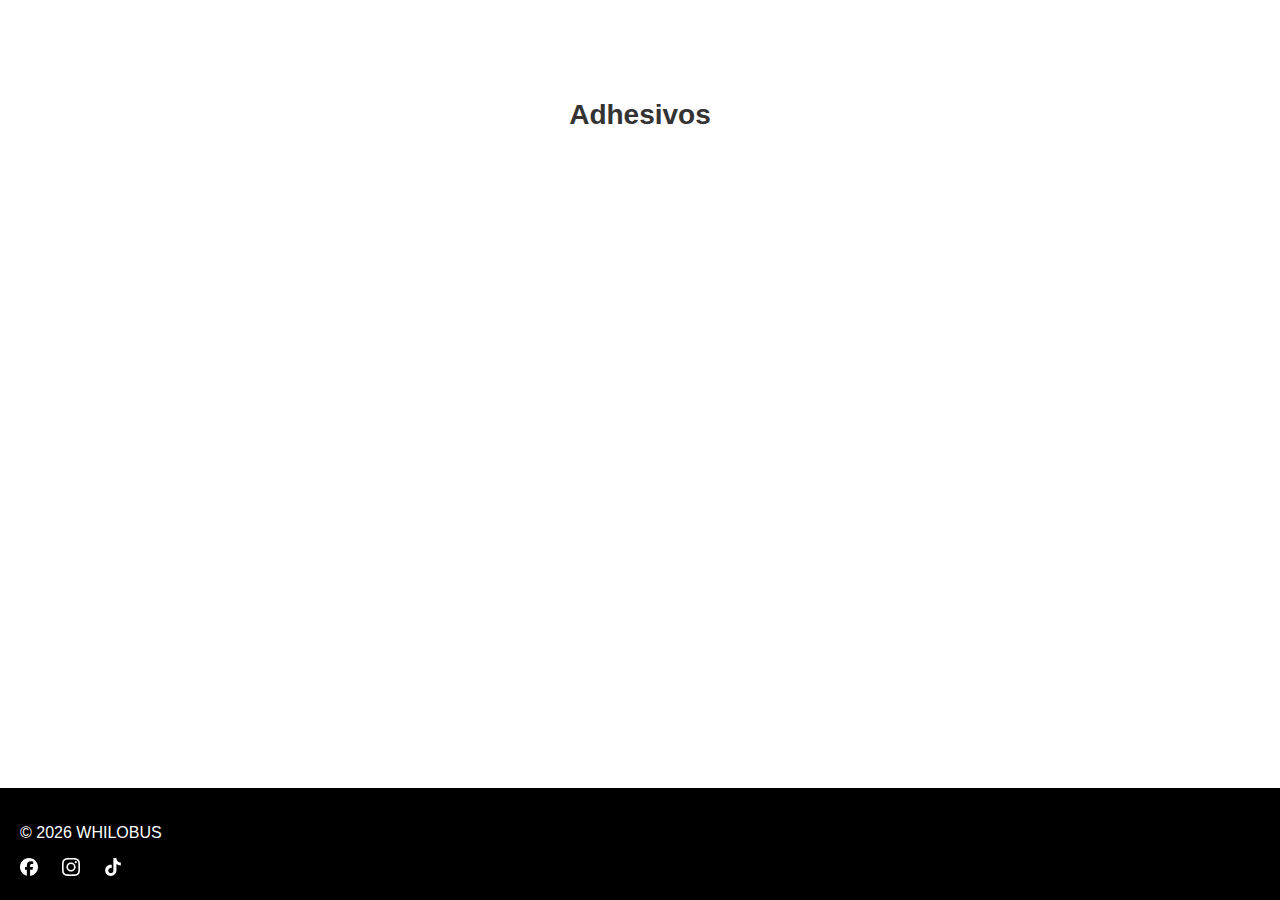
<file: adhesivos.html>
<!DOCTYPE html>
<html lang="es">
<head>
  <meta charset="UTF-8" />
  <meta name="viewport" content="width=device-width, initial-scale=1" />
  <title>Adhesivos - WHILOBUS</title>
  <link rel="stylesheet" href="styles.css" />
</head>
<body>

  <header>
    <nav class="navbar">
      <ul>
        <li><a href="carteleria.html">Cartelería</a></li>
        <li><a href="adhesivos.html">Adhesivos</a></li>
        <li><a href="serigrafias.html">Serigrafías</a></li>
        <li><a href="personalizados.html">Personalizados</a></li>
      </ul>
    </nav>
  </header>

  <main>
    <h1>Adhesivos</h1>
    <!-- Aquí puedes añadir contenido relacionado con adhesivos -->
  </main>

  <footer>
    <p>&copy; <span id="year"></span> WHILOBUS</p>
    <div class="social-icons">
      <a href="https://www.facebook.com" target="_blank">
        <img src="img/facebook.svg" alt="Facebook" />
      </a>
      <a href="https://www.instagram.com" target="_blank">
        <img src="img/instagram.svg" alt="Instagram" />
      </a>
      <a href="https://www.tiktok.com" target="_blank">
        <img src="img/tiktok.svg" alt="TikTok" />
      </a>
    </div>
  </footer>

  <script>
    document.getElementById("year").textContent = new Date().getFullYear();
  </script>

</body>
</html>
<script>
    // Animación secuencial al cargar
    window.addEventListener("load", () => {
      const navItems = document.querySelectorAll(".navbar ul li");
      navItems.forEach((item, index) => {
        setTimeout(() => {
          item.classList.add("animated");
        }, index * 150);
      });
    });
  </script>
</file>
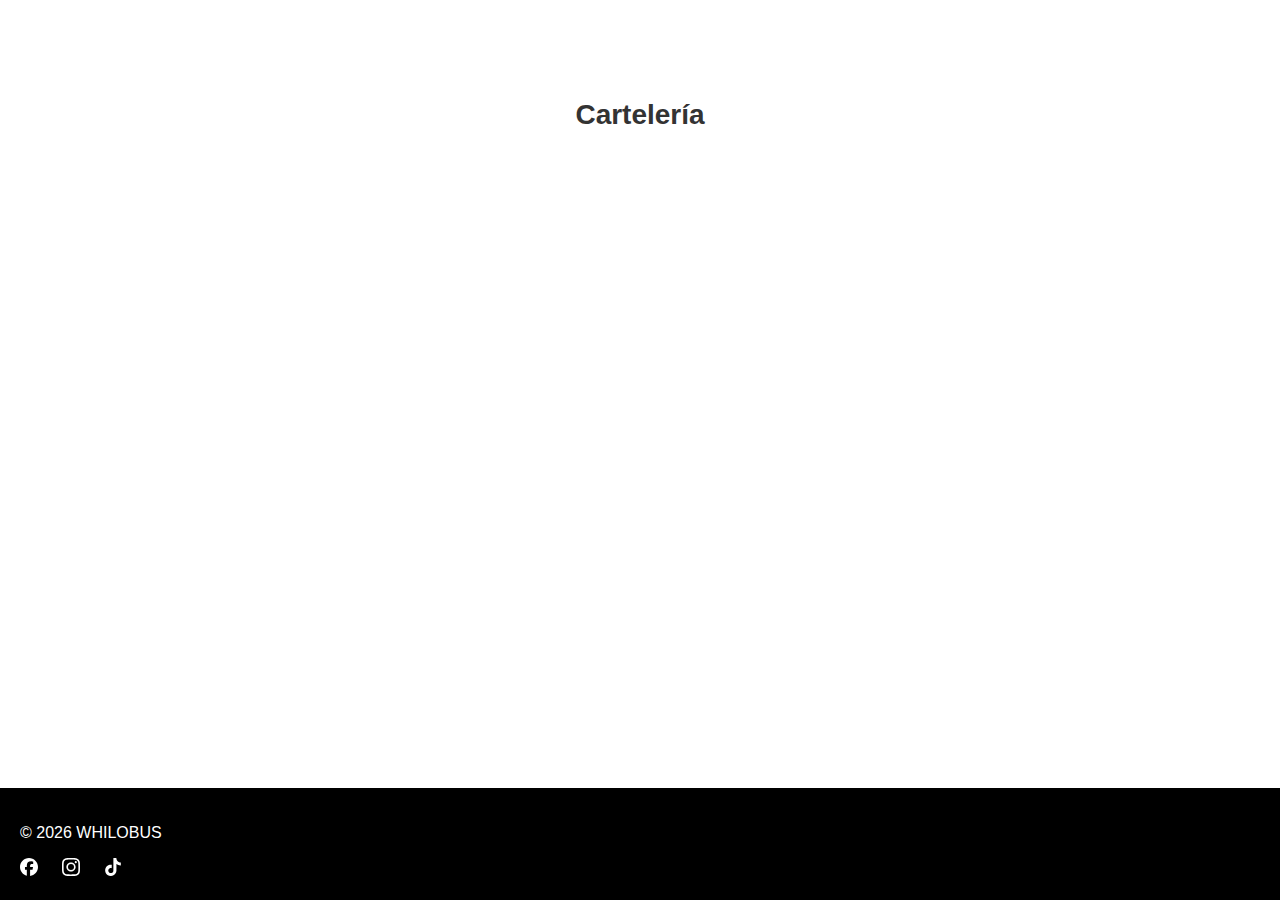
<file: carteleria.html>
<!DOCTYPE html>
<html lang="es">
<head>
  <meta charset="UTF-8" />
  <meta name="viewport" content="width=device-width, initial-scale=1" />
  <title>Cartelería - WHILOBUS</title>
  <link rel="stylesheet" href="styles.css" />
</head>
<body>

  <header>
    <nav class="navbar">
      <ul>
        <li><a href="carteleria.html">Cartelería</a></li>
        <li><a href="adhesivos.html">Adhesivos</a></li>
        <li><a href="serigrafias.html">Serigrafías</a></li>
        <li><a href="personalizados.html">Personalizados</a></li>
      </ul>
    </nav>
  </header>

  <main>
    <h1>Cartelería</h1>
    <!-- Aquí puedes añadir contenido relacionado con cartelería -->
  </main>

  <footer>
    <p>&copy; <span id="year"></span> WHILOBUS</p>
    <div class="social-icons">
      <a href="https://www.facebook.com" target="_blank">
        <img src="img/facebook.svg" alt="Facebook" />
      </a>
      <a href="https://www.instagram.com" target="_blank">
        <img src="img/instagram.svg" alt="Instagram" />
      </a>
      <a href="https://www.tiktok.com" target="_blank">
        <img src="img/tiktok.svg" alt="TikTok" />
      </a>
    </div>
  </footer>

  <script>
    document.getElementById("year").textContent = new Date().getFullYear();
  </script>

</body>
</html>
<script>
    // Animación secuencial al cargar
    window.addEventListener("load", () => {
      const navItems = document.querySelectorAll(".navbar ul li");
      navItems.forEach((item, index) => {
        setTimeout(() => {
          item.classList.add("animated");
        }, index * 150);
      });
    });
  </script>
</file>
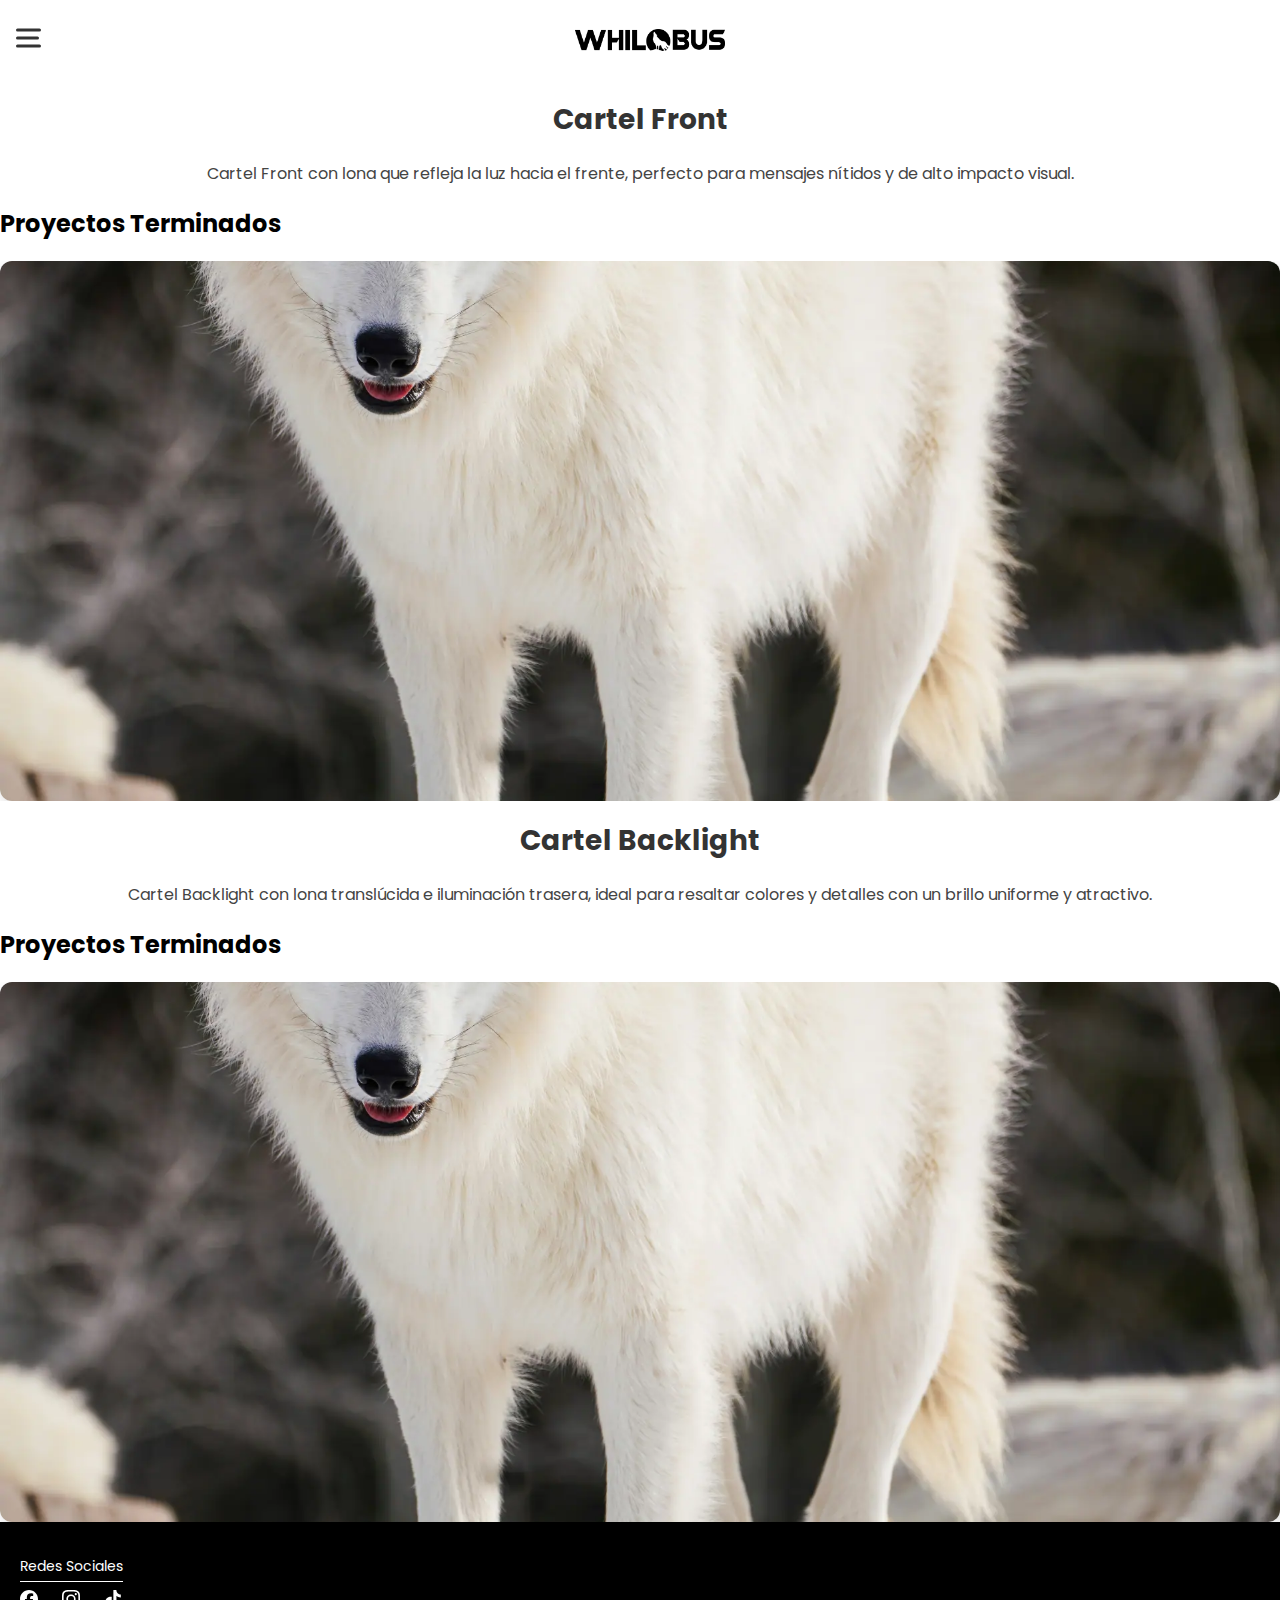
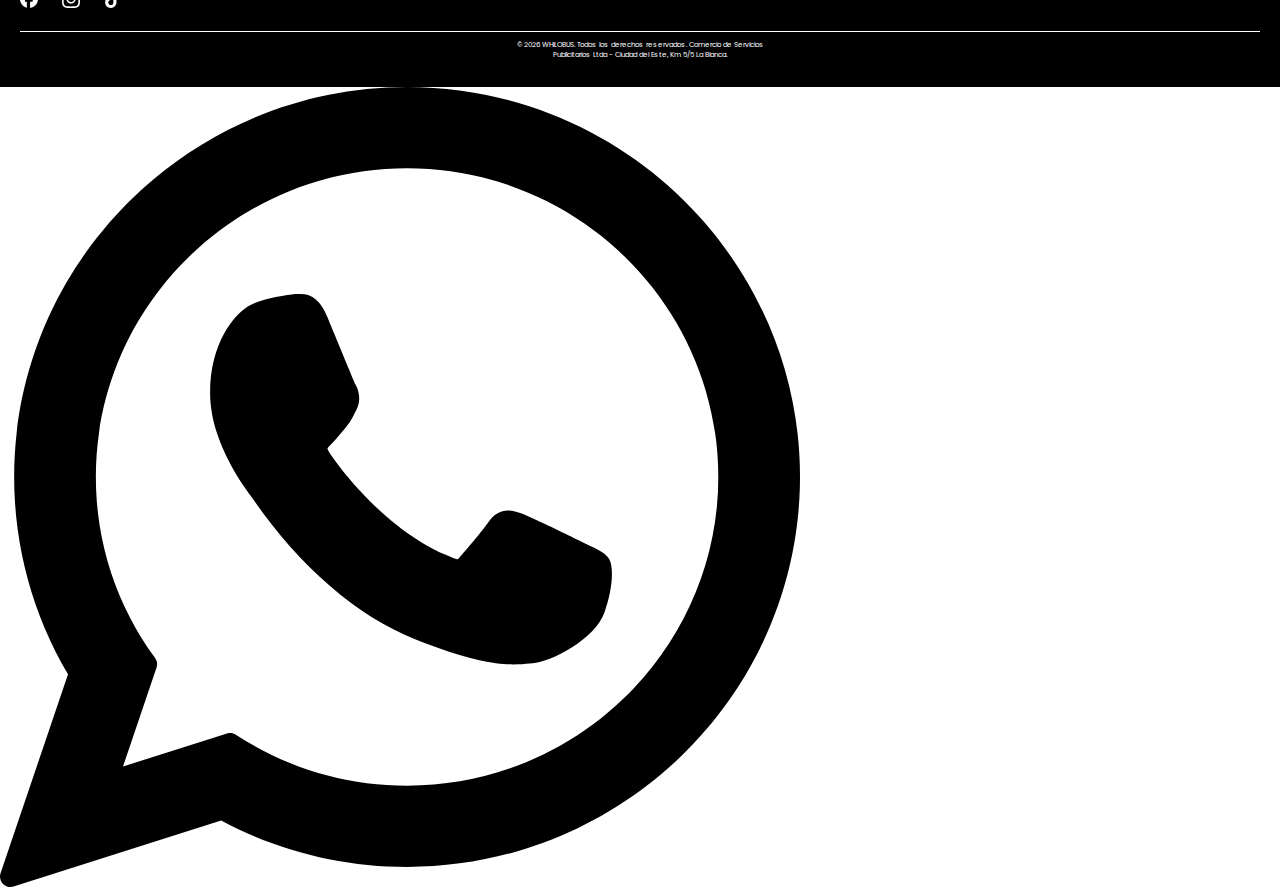
<file: carteles.html>
<!DOCTYPE html>
<html lang="es">
<head>
  <meta charset="UTF-8" />
  <meta name="viewport" content="width=device-width, initial-scale=1" />
  <title>Ploteados - WHILOBUS</title>
  <link rel="stylesheet" href="styles.css" />
  <link href="https://fonts.googleapis.com/css2?family=Poppins:wght@400;600;700&display=swap" rel="stylesheet">
</head>
<body>

  <div class="menu-overlay" id="menu-overlay"></div>

  <header>
    <button id="menu-toggle" class="menu-toggle" aria-label="Abrir menú" aria-expanded="false">
      <span class="hamburger"></span>
    </button>
    <div class="header-logo-mobile">
      <a href="index.html">
        <img src="img/nuevo-logo.png" alt="Nuevo Logo para Móvil" />
      </a>
    </div>    
  </header>

  <nav class="navbar" id="navbar-links" role="navigation" aria-label="Menú principal">
    <div class="menu-header">
      <div class="menu-logo-container">
        <img src="img/nuevo-logo.png" alt="Logo del menú" class="menu-logo">
      </div>
      <button class="close-menu" id="close-menu" aria-label="Cerrar el menú lateral">✕</button>
    </div>
    <ul>
      <li><a href="carteles.html">Carteles Front & Backlight</a></li>
      <li><a href="letras-corporeas.html">Letras Corpóreas</a></li>
      <li><a href="totems.html">Tótems Publicitarios</a></li>
      <li><a href="fachadas-acm.html">Fachadas en ACM</a></li>
      <li><a href="volantes-tarjetas.html">Volantes - Tarjetas</a></li>
      <li><a href="senaleticas.html">Señaléticas</a></li>
      <li><a href="ploteados.html" class="active-link">Ploteados</a></li>
    </ul>
  </nav>

  <main>
    <section class="page-title">
      <h1>Cartel Front</h1>
      <p>Cartel Front con lona que refleja la luz hacia el frente, perfecto para mensajes nítidos y de alto impacto visual.</p>
    </section>

    <section class="gallery">
      <h2>Proyectos Terminados</h2>
      <section class="carousel">
        <div class="carousel-track">
          <img src="img/carrusel1.webp" alt="Ploteado de vehículo">
          <img src="img/carrusel2.webp" alt="Ploteado de vidriera">
          <img src="img/carrusel3.webp" alt="Ploteado decorativo interior">
        </div>
        <div class="carousel-indicators">
          <span class="dot active" data-index="0"></span>
          <span class="dot" data-index="1"></span>
          <span class="dot" data-index="2"></span>
        </div>
      </section>
    </section>

    <section class="page-title">
      <h1>Cartel Backlight</h1>
      <p>Cartel Backlight con lona translúcida e iluminación trasera, ideal para resaltar colores y detalles con un brillo uniforme y atractivo.</p>
    </section>

    <section class="gallery">
      <h2>Proyectos Terminados</h2>
      <section class="carousel">
        <div class="carousel-track">
          <img src="img/carrusel1.webp" alt="Ploteado de vehículo">
          <img src="img/carrusel2.webp" alt="Ploteado de vidriera">
          <img src="img/carrusel3.webp" alt="Ploteado decorativo interior">
        </div>
        <div class="carousel-indicators">
          <span class="dot active" data-index="0"></span>
          <span class="dot" data-index="1"></span>
          <span class="dot" data-index="2"></span>
        </div>
      </section>
    </section>
  </main>

  <footer>   
    <div class="footer-content">
      <div class="social-section">
        <p class="social-title">Redes Sociales</p>
        <div class="social-icons">
          <a href="https://www.facebook.com/profile.php?id=100085495839015&mibextid=ZbWKwL" target="_blank" rel="noopener noreferrer">
            <img src="img/facebook.svg" alt="Facebook" />
          </a>
          <a href="https://www.instagram.com" target="_blank" rel="noopener noreferrer">
            <img src="img/instagram.svg" alt="Instagram" />
          </a>
          <a href="https://www.tiktok.com" target="_blank" rel="noopener noreferrer">
            <img src="img/tiktok.svg" alt="TikTok" />
          </a>
        </div>
        <div class="footer-line"></div>
        <p class="footer-text">
          &copy; <span id="year"></span> WHILOBUS. Todos los derechos reservados. Comercio de Servicios<br>
          Publicitarios Ltda - Ciudad del Este, Km 5/5 La Blanca.
        </p>
      </div>
    </div>
  </footer>

  <a href="https://wa.me/595975854531" class="whatsapp-float" target="_blank" aria-label="Chat en WhatsApp">
    <img src="img/whatsapp.svg" alt="WhatsApp">
  </a>

  <script src="script.js"></script>
</body>
</html>
</file>
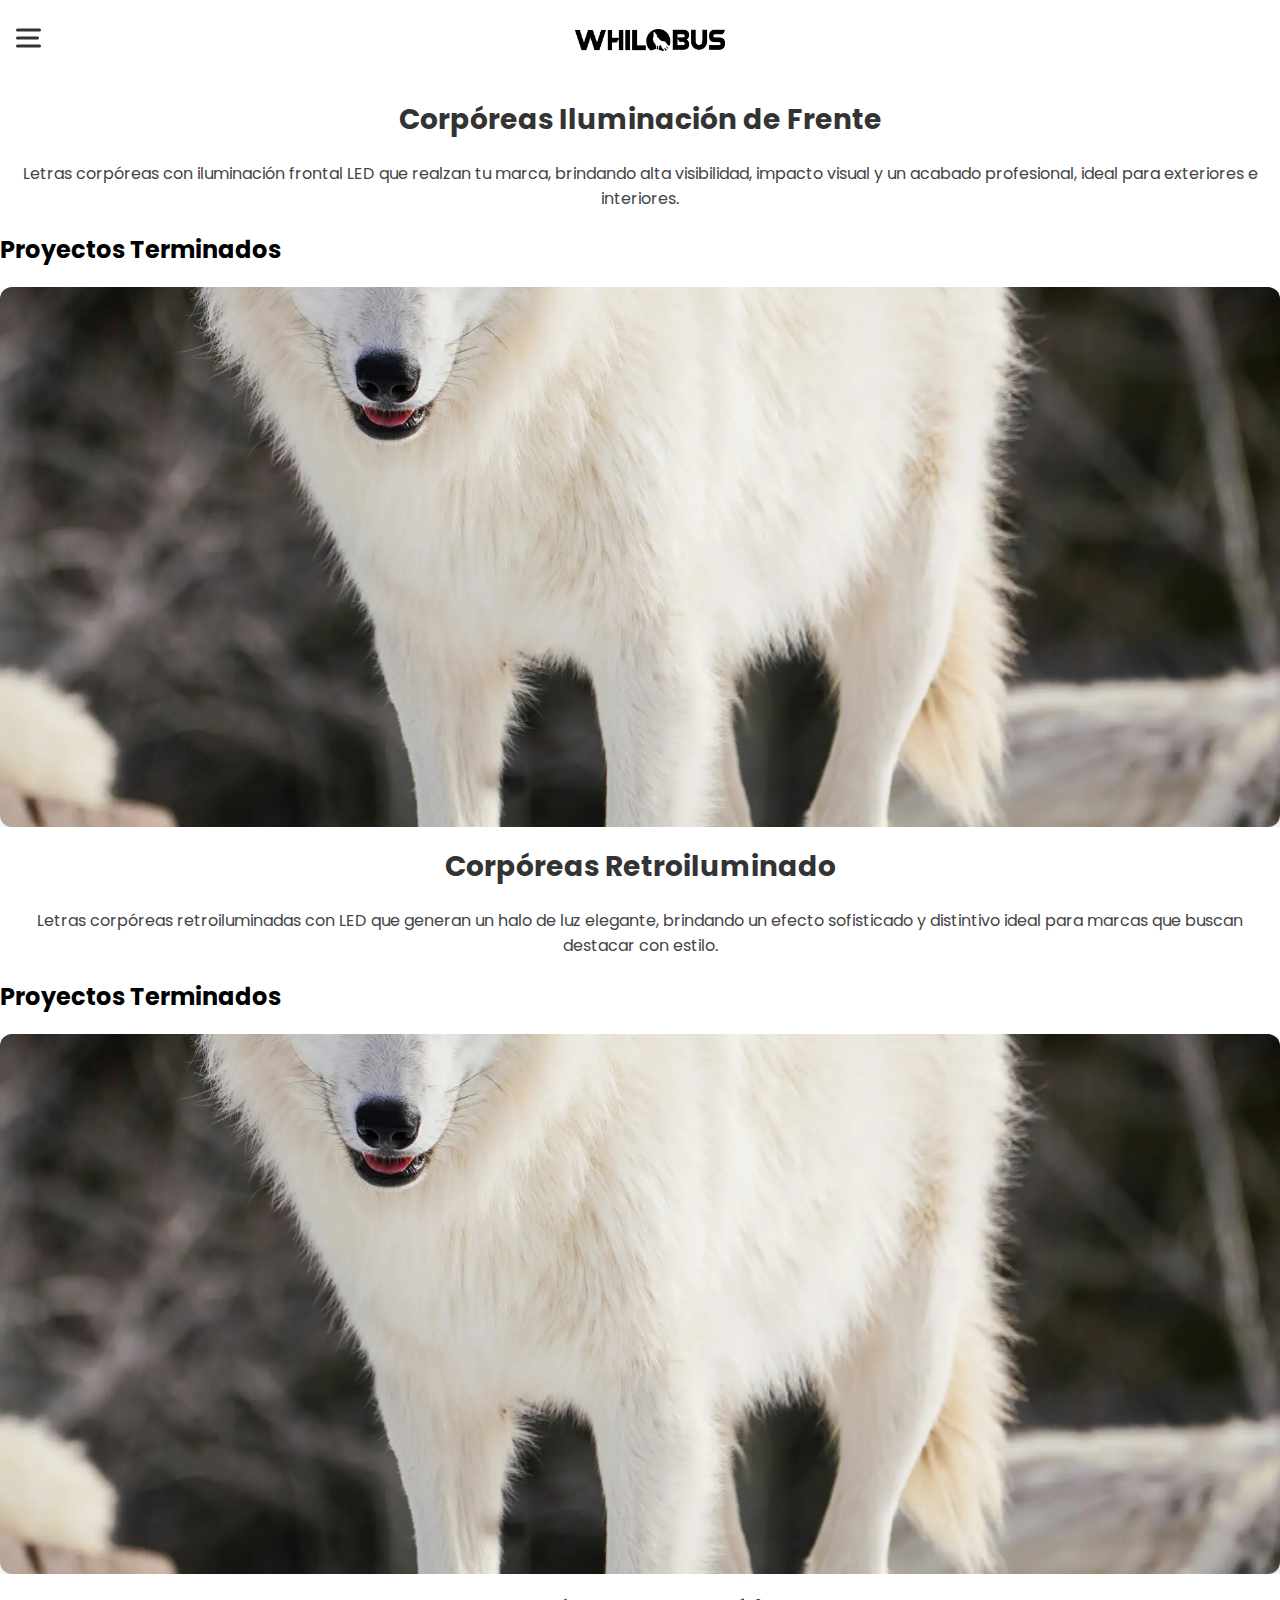
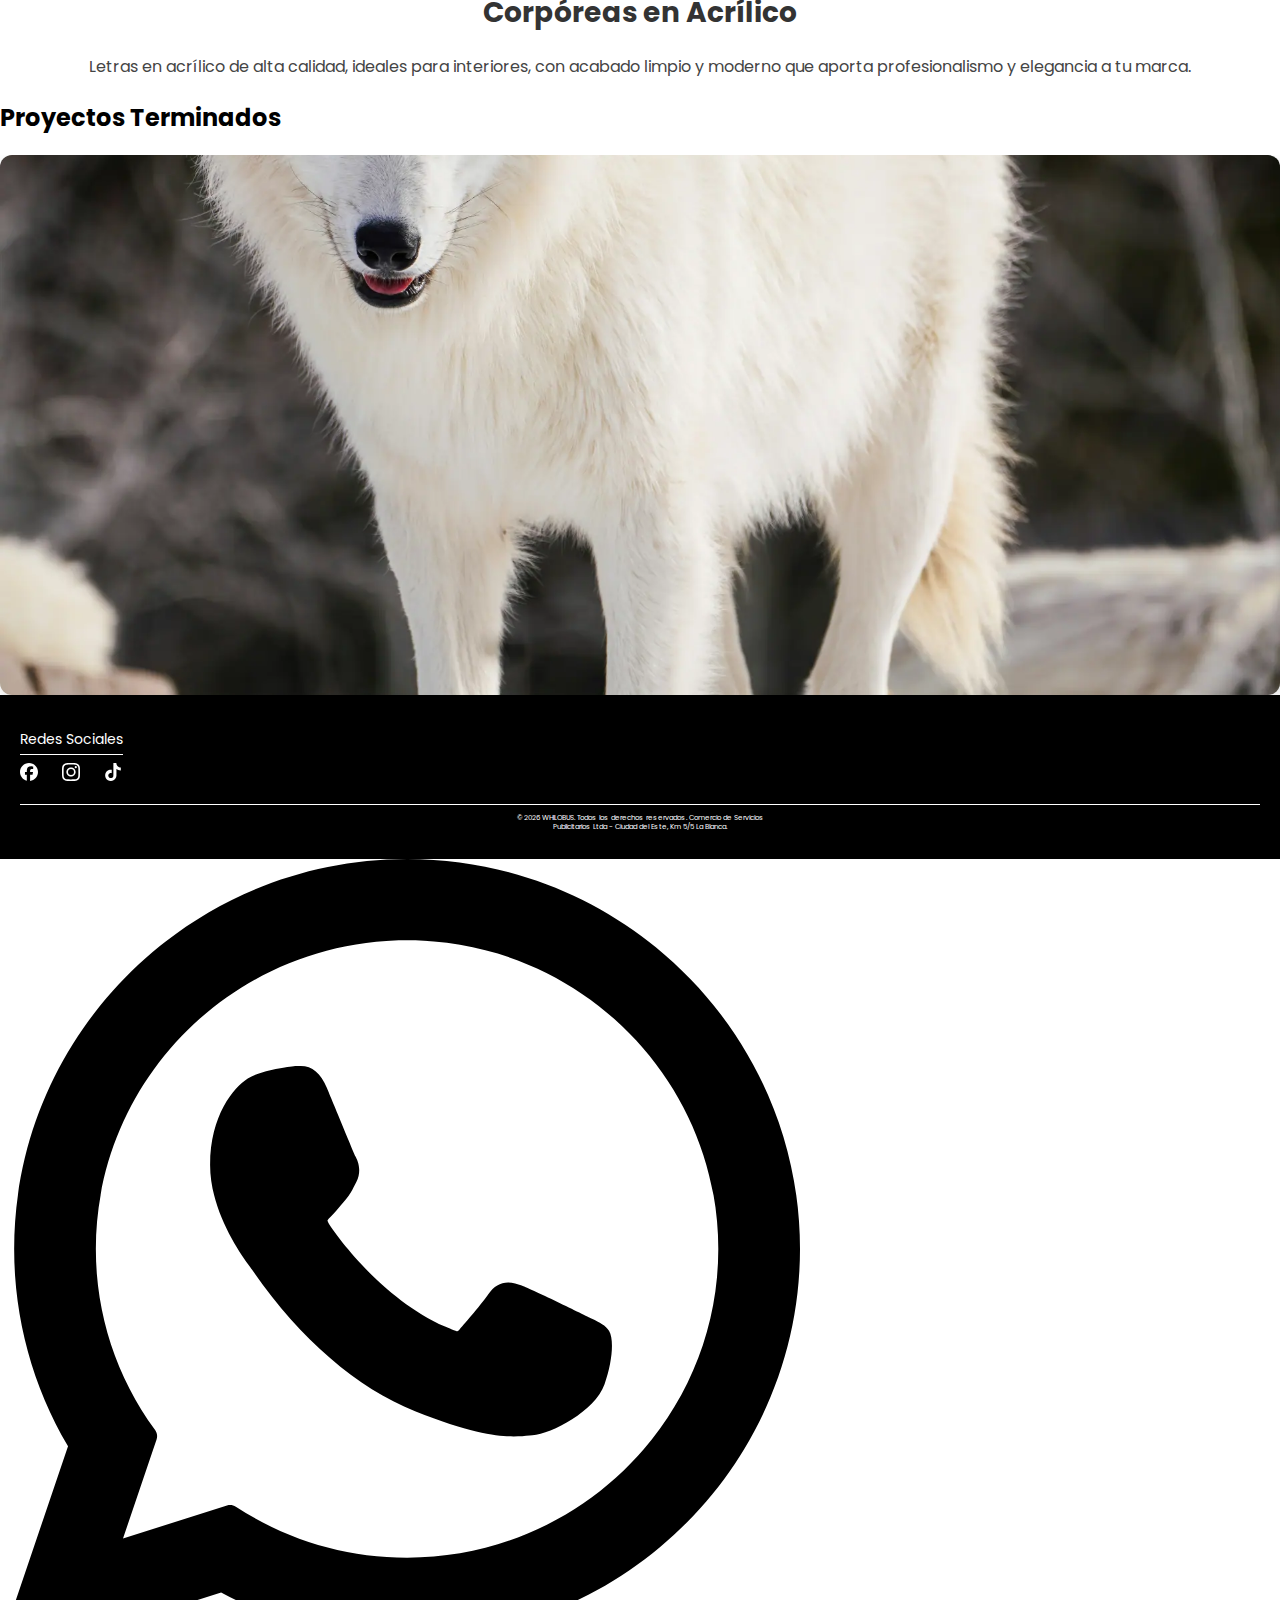
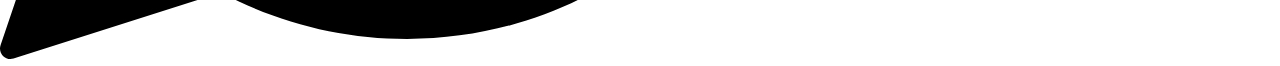
<file: letras-corporeas.html>
<!DOCTYPE html>
<html lang="es">
<head>
  <meta charset="UTF-8" />
  <meta name="viewport" content="width=device-width, initial-scale=1" />
  <title>Ploteados - WHILOBUS</title>
  <link rel="stylesheet" href="styles.css" />
  <link href="https://fonts.googleapis.com/css2?family=Poppins:wght@400;600;700&display=swap" rel="stylesheet">
</head>
<body>

  <div class="menu-overlay" id="menu-overlay"></div>

  <header>
    <button id="menu-toggle" class="menu-toggle" aria-label="Abrir menú" aria-expanded="false">
      <span class="hamburger"></span>
    </button>
    <div class="header-logo-mobile">
      <a href="index.html">
        <img src="img/nuevo-logo.png" alt="Nuevo Logo para Móvil" />
      </a>
    </div>    
  </header>

  <nav class="navbar" id="navbar-links" role="navigation" aria-label="Menú principal">
    <div class="menu-header">
      <div class="menu-logo-container">
        <img src="img/nuevo-logo.png" alt="Logo del menú" class="menu-logo">
      </div>
      <button class="close-menu" id="close-menu" aria-label="Cerrar el menú lateral">✕</button>
    </div>
    <ul>
      <li><a href="carteles.html">Carteles Front & Backlight</a></li>
      <li><a href="letras-corporeas.html">Letras Corpóreas</a></li>
      <li><a href="totems.html">Tótems Publicitarios</a></li>
      <li><a href="fachadas-acm.html">Fachadas en ACM</a></li>
      <li><a href="volantes-tarjetas.html">Volantes - Tarjetas</a></li>
      <li><a href="senaleticas.html">Señaléticas</a></li>
      <li><a href="ploteados.html" class="active-link">Ploteados</a></li>
    </ul>
  </nav>

  <main>
    <section class="page-title">
      <h1>Corpóreas Iluminación de Frente</h1>
      <p>Letras corpóreas con iluminación frontal LED que realzan tu marca, brindando alta visibilidad, impacto visual y un acabado profesional, ideal para exteriores e interiores.</p>
    </section>

    <section class="gallery">
      <h2>Proyectos Terminados</h2>
      <section class="carousel">
        <div class="carousel-track" id="carousel-track">
          <img src="img/carrusel1.webp" alt="Ploteado de vehículo">
          <img src="img/carrusel2.webp" alt="Ploteado de vidriera">
          <img src="img/carrusel3.webp" alt="Ploteado decorativo interior">
        </div>
        <div class="carousel-indicators">
          <span class="dot active" data-index="0"></span>
          <span class="dot" data-index="1"></span>
          <span class="dot" data-index="2"></span>
        </div>
      </section>

    <section class="page-title">
      <h1>Corpóreas Retroiluminado</h1>
      <p>Letras corpóreas retroiluminadas con LED que generan un halo de luz elegante, brindando un efecto sofisticado y distintivo ideal para marcas que buscan destacar con estilo.</p>
    </section>

    <section class="gallery">
      <h2>Proyectos Terminados</h2>
      <section class="carousel">
        <div class="carousel-track" id="carousel-track">
          <img src="img/carrusel1.webp" alt="Ploteado de vehículo">
          <img src="img/carrusel2.webp" alt="Ploteado de vidriera">
          <img src="img/carrusel3.webp" alt="Ploteado decorativo interior">
        </div>
        <div class="carousel-indicators">
          <span class="dot active" data-index="0"></span>
          <span class="dot" data-index="1"></span>
          <span class="dot" data-index="2"></span>
        </div>
      </section>
    </section>

    <section class="page-title">
      <h1>Corpóreas en Acrílico</h1>
      <p>Letras en acrílico de alta calidad, ideales para interiores, con acabado limpio y moderno que aporta profesionalismo y elegancia a tu marca.</p>
    </section>

    <section class="gallery">
      <h2>Proyectos Terminados</h2>
      <section class="carousel">
        <div class="carousel-track" id="carousel-track">
          <img src="img/carrusel1.webp" alt="Ploteado de vehículo">
          <img src="img/carrusel2.webp" alt="Ploteado de vidriera">
          <img src="img/carrusel3.webp" alt="Ploteado decorativo interior">
        </div>
        <div class="carousel-indicators">
          <span class="dot active" data-index="0"></span>
          <span class="dot" data-index="1"></span>
          <span class="dot" data-index="2"></span>
        </div>
      </section>
  </main>

  <footer>   
    <div class="footer-content">
      <div class="social-section">
        <p class="social-title">Redes Sociales</p>
        <div class="social-icons">
          <a href="https://www.facebook.com/profile.php?id=100085495839015&mibextid=ZbWKwL" target="_blank" rel="noopener noreferrer">
            <img src="img/facebook.svg" alt="Facebook" />
          </a>
          <a href="https://www.instagram.com" target="_blank" rel="noopener noreferrer">
            <img src="img/instagram.svg" alt="Instagram" />
          </a>
          <a href="https://www.tiktok.com" target="_blank" rel="noopener noreferrer">
            <img src="img/tiktok.svg" alt="TikTok" />
          </a>
        </div>
        <div class="footer-line"></div>
        <p class="footer-text">
          &copy; <span id="year"></span> WHILOBUS. Todos los derechos reservados. Comercio de Servicios<br>
          Publicitarios Ltda - Ciudad del Este, Km 5/5 La Blanca.
        </p>
      </div>
    </div>
  </footer>

  <a href="https://wa.me/595975854531" class="whatsapp-float" target="_blank" aria-label="Chat en WhatsApp">
    <img src="img/whatsapp.svg" alt="WhatsApp">
  </a>

  <script src="script.js"></script>
</body>
</html>
</file>
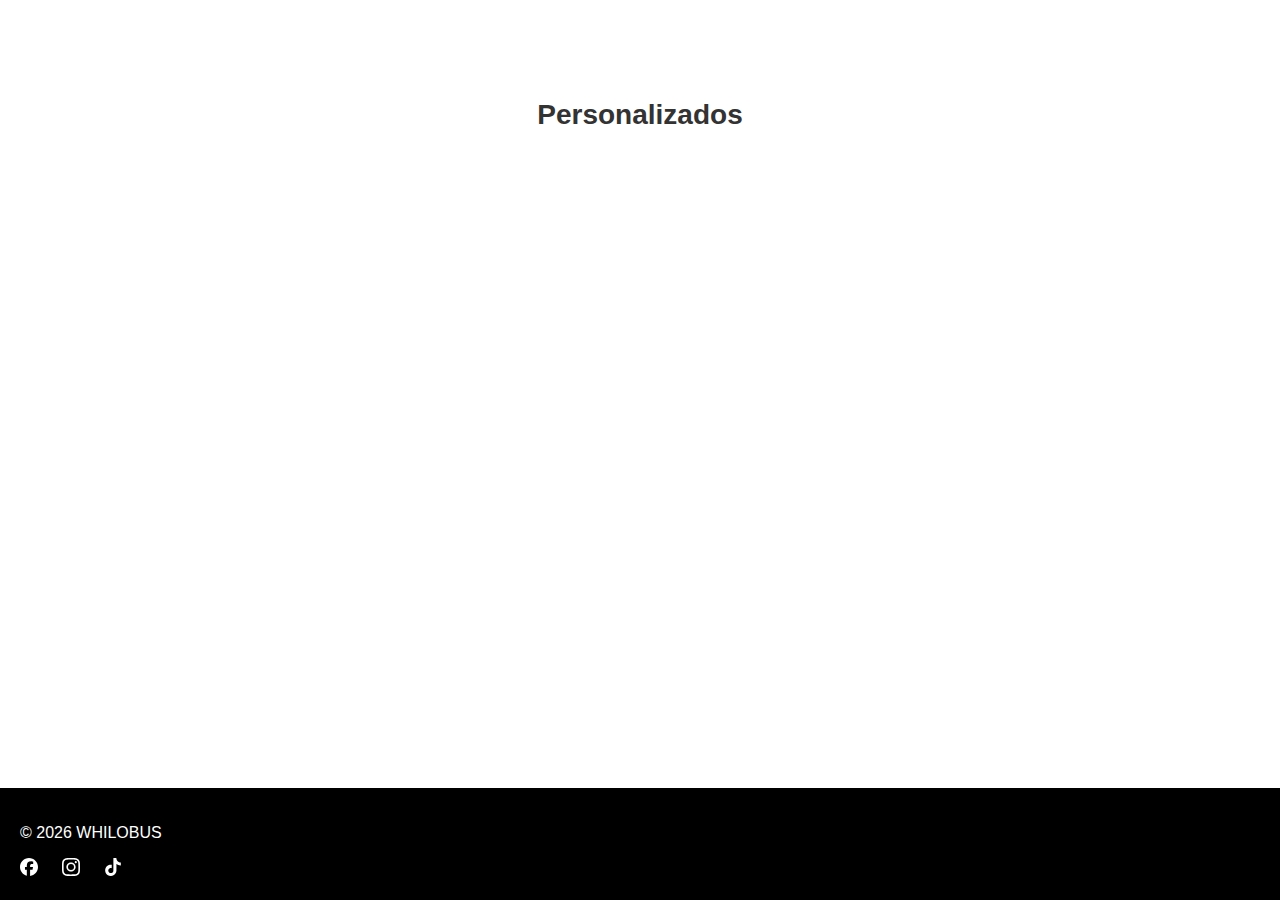
<file: personalizados.html>
<!DOCTYPE html>
<html lang="es">
<head>
  <meta charset="UTF-8" />
  <meta name="viewport" content="width=device-width, initial-scale=1" />
  <title>Personalizados - WHILOBUS</title>
  <link rel="stylesheet" href="styles.css" />
</head>
<body>

  <header>
    <nav class="navbar">
      <ul>
        <li><a href="carteleria.html">Cartelería</a></li>
        <li><a href="adhesivos.html">Adhesivos</a></li>
        <li><a href="serigrafias.html">Serigrafías</a></li>
        <li><a href="personalizados.html">Personalizados</a></li>
      </ul>
    </nav>
  </header>

  <main>
    <h1>Personalizados</h1>
    <!-- Aquí puedes añadir contenido relacionado con productos personalizados -->
  </main>

  <footer>
    <p>&copy; <span id="year"></span> WHILOBUS</p>
    <div class="social-icons">
      <a href="https://www.facebook.com" target="_blank">
        <img src="img/facebook.svg" alt="Facebook" />
      </a>
      <a href="https://www.instagram.com" target="_blank">
        <img src="img/instagram.svg" alt="Instagram" />
      </a>
      <a href="https://www.tiktok.com" target="_blank">
        <img src="img/tiktok.svg" alt="TikTok" />
      </a>
    </div>
  </footer>

  <script>
    document.getElementById("year").textContent = new Date().getFullYear();
  </script>

</body>
</html>
<script>
    // Animación secuencial al cargar
    window.addEventListener("load", () => {
      const navItems = document.querySelectorAll(".navbar ul li");
      navItems.forEach((item, index) => {
        setTimeout(() => {
          item.classList.add("animated");
        }, index * 150);
      });
    });
  </script>
</file>
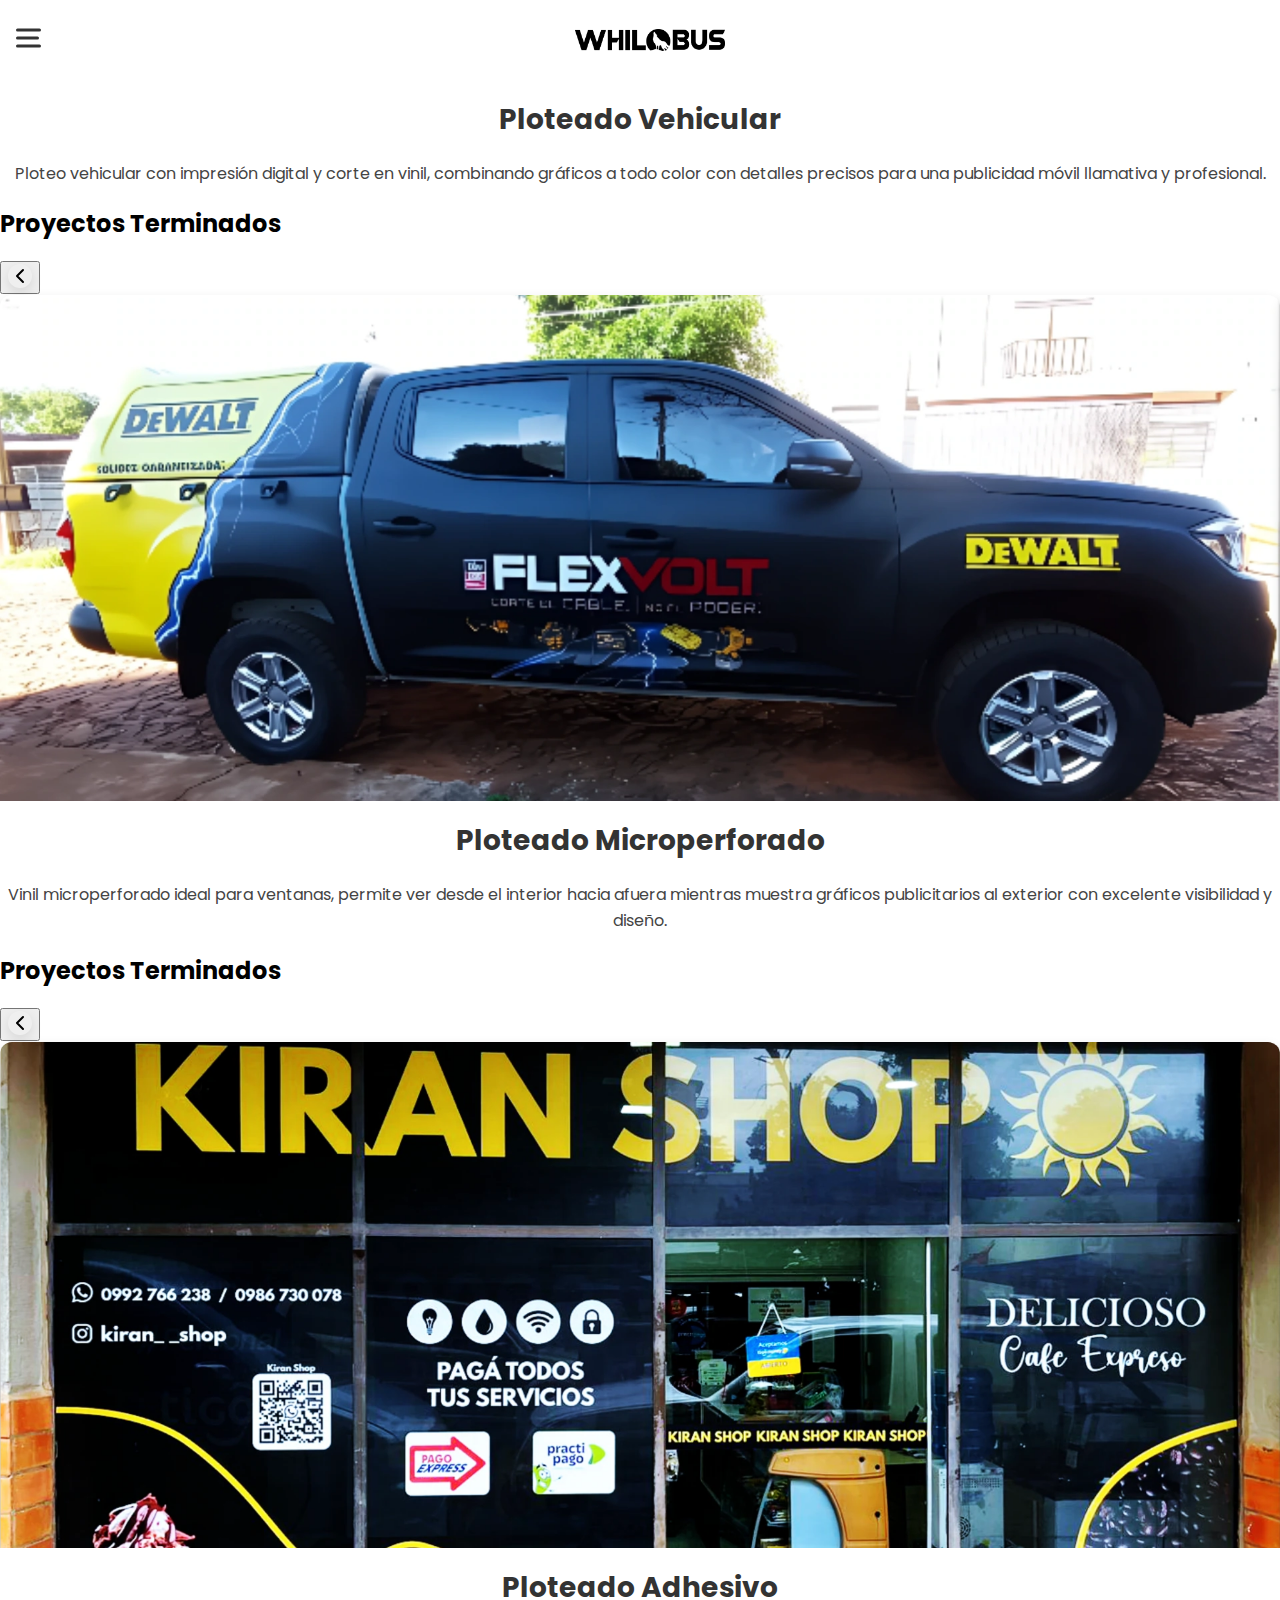
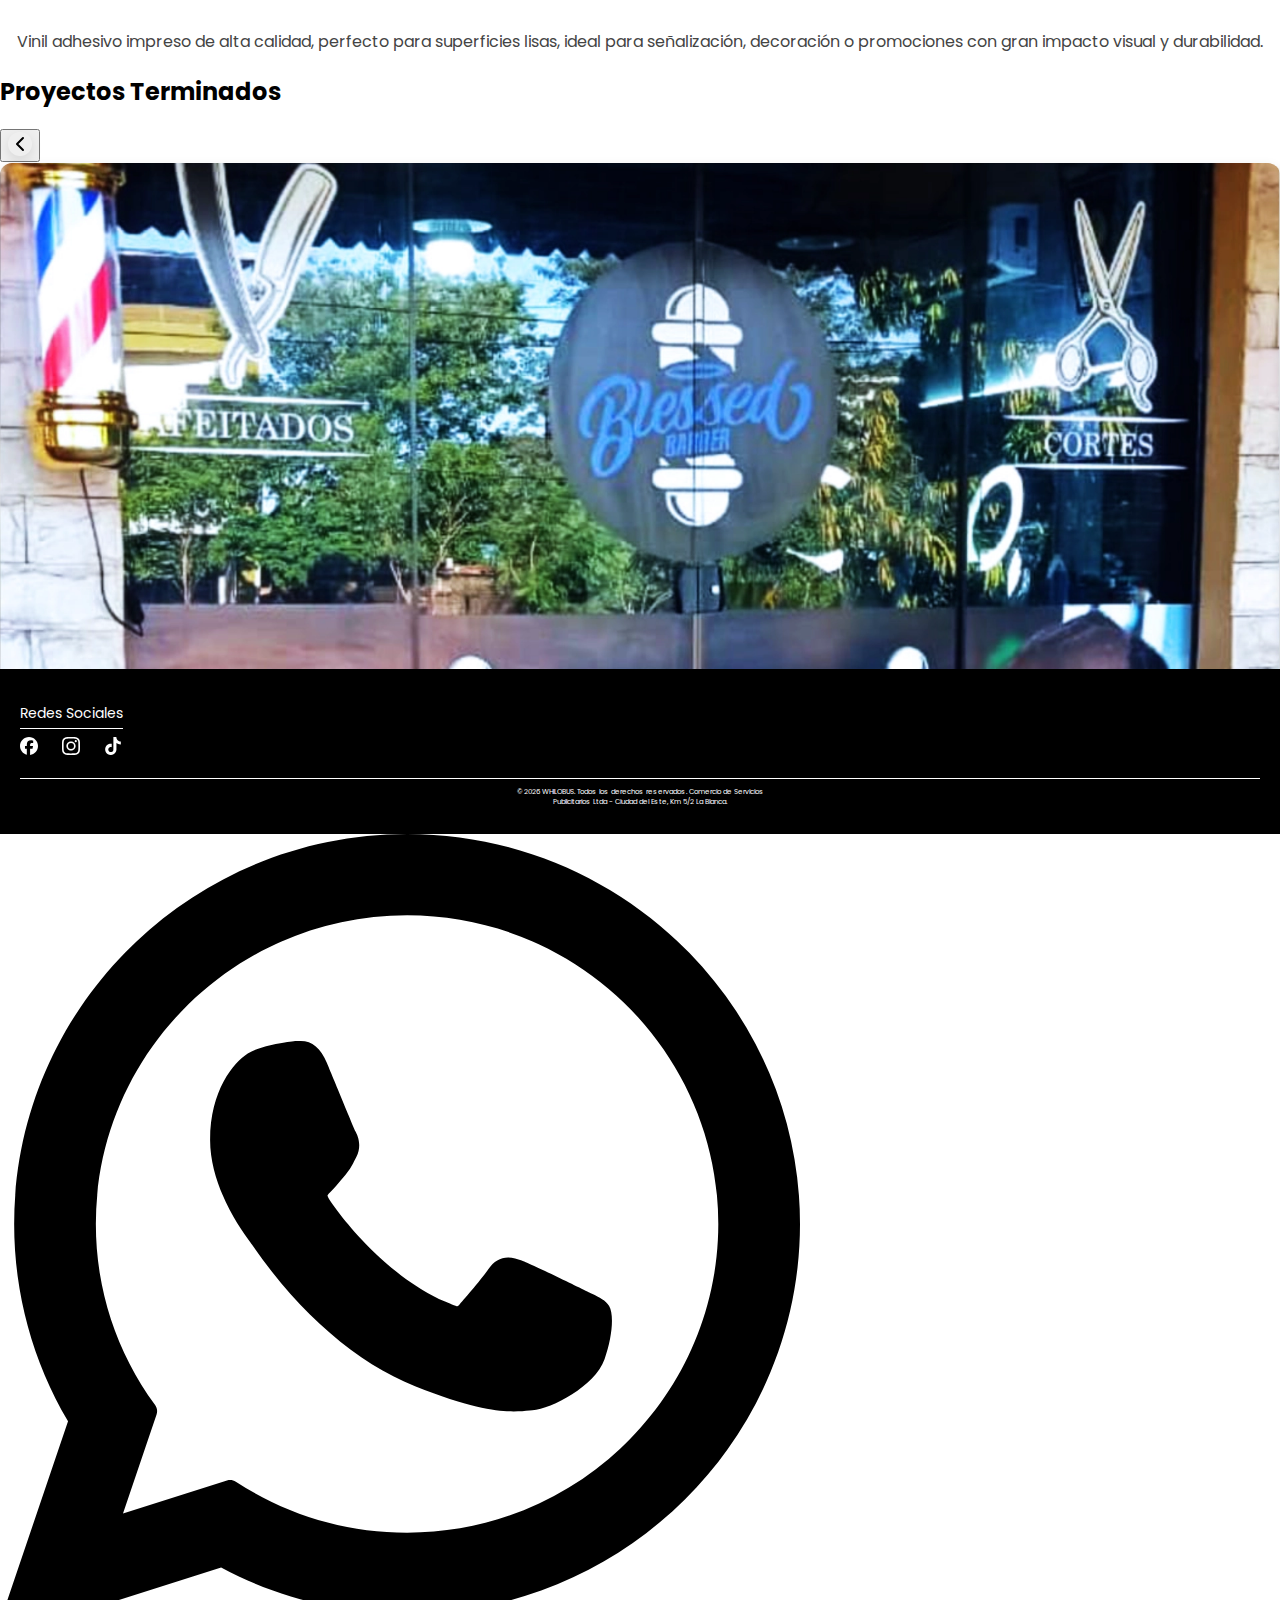
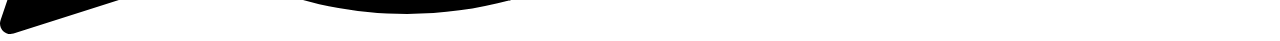
<file: ploteados.html>
<!DOCTYPE html>
<html lang="es">
  <head>
    <meta charset="UTF-8" />
    <meta name="viewport" content="width=device-width, initial-scale=1" />
    <title>Ploteados - WHILOBUS</title>
    <link rel="stylesheet" href="styles.css" />
    <link
      href="https://fonts.googleapis.com/css2?family=Poppins:wght@400;600;700&display=swap"
      rel="stylesheet"
    />
  </head>
  <body>
    <div class="menu-overlay" id="menu-overlay"></div>

    <header>
      <button
        id="menu-toggle"
        class="menu-toggle"
        aria-label="Abrir menú"
        aria-expanded="false"
      >
        <span class="hamburger"></span>
      </button>
      <div class="header-logo-mobile animar fade-in-up">
        <a href="index.html">
          <img src="img/nuevo-logo.png" alt="Nuevo Logo para Móvil" />
        </a>
      </div>
    </header>

    <nav
      class="navbar"
      id="navbar-links"
      role="navigation"
      aria-label="Menú principal"
    >
      <div class="menu-header">
        <div class="menu-logo-container">
          <img src="img/nuevo-logo.png" alt="Logo del menú" class="menu-logo" />
        </div>
        <button
          class="close-menu"
          id="close-menu"
          aria-label="Cerrar el menú lateral"
        >
          ✕
        </button>
      </div>
      <ul class="animar slide-in-left">
        <li><a href="carteles.html">Carteles Front & Backlight</a></li>
        <li><a href="letras-corporeas.html">Letras Corpóreas</a></li>
        <li><a href="totems.html">Tótems Publicitarios</a></li>
        <li><a href="fachadas-acm.html">Fachadas en ACM</a></li>
        <li><a href="volantes-tarjetas.html">Volantes - Tarjetas</a></li>
        <li><a href="senaleticas.html">Señaléticas</a></li>
        <li><a href="ploteados.html" class="active-link">Ploteados</a></li>
      </ul>
    </nav>

    <main>
      <section class="page-title fade-scroll">
        <h1>Ploteado Vehicular</h1>
        <p>
          Ploteo vehicular con impresión digital y corte en vinil, combinando
          gráficos a todo color con detalles precisos para una publicidad móvil
          llamativa y profesional.
        </p>
      </section>

      <section class="gallery fade-scroll">
        <h2>Proyectos Terminados</h2>
        <section class="carousel fade-in fade-scroll">
          <button
            class="carousel-btn prev animar fade-in"
            aria-label="Anterior"
          >
            <img src="img/chevron-left.svg" alt="Flecha izquierda" />
          </button>

          <div class="carousel-track">
            <img
              src="img/ploteado-vehicular-publicidad-vehiculo.webp"
              alt="Ploteo vehicular completo con diseño publicitario en auto"
              loading="lazy"
            />
            <img
              src="img/ploteo-auto-completo-grafica.webp"
              alt="Ploteo gráfico a todo color en vehiculo comercial"
              loading="lazy"
            />
            <img
              src="img/vinilo-autoahesivo-camioneta-publicitaria.webp"
              alt="Camioneta ploteada con vinilo adhesivo publicitario"
              loading="lazy"
            />
          </div>

          <button
            class="carousel-btn next animar fade-in"
            aria-label="Siguiente"
          >
            <img src="img/chevron-right.svg" alt="Flecha derecha" />
          </button>

          <div class="carousel-indicators">
            <span class="dot active" data-index="0"></span>
            <span class="dot" data-index="1"></span>
            <span class="dot" data-index="2"></span>
          </div>
        </section>
      </section>

      <section class="page-title fade-scroll">
        <h1>Ploteado Microperforado</h1>
        <p>
          Vinil microperforado ideal para ventanas, permite ver desde el
          interior hacia afuera mientras muestra gráficos publicitarios al
          exterior con excelente visibilidad y diseño.
        </p>
      </section>

      <section class="gallery fade-scroll">
        <h2>Proyectos Terminados</h2>
        <section class="carousel fade-in fade-scroll">
          <button
            class="carousel-btn prev animar fade-in"
            aria-label="Anterior"
          >
            <img src="img/chevron-left.svg" alt="Flecha izquierda" />
          </button>

          <div class="carousel-track">
            <img
              src="img/vinilo-microperforado-vidrieda-publicitaria.webp"
              alt="Vidriera ploteada con vinilo microperforado publicitario"
              loading="lazy"
            />
            <img
              src="img/grafica-microperforada-ventana-comercial.webp"
              alt="Diseño gráfico microperforado en ventana comercial"
              loading="lazy"
            />
            <img
              src="img/ploteo-microperforado-empresa.webp"
              alt="Ploteo microperforado exterior para empresa"
              loading="lazy"
            />
          </div>

          <button
            class="carousel-btn next animar fade-in"
            aria-label="Siguiente"
          >
            <img src="img/chevron-right.svg" alt="Flecha derecha" />
          </button>

          <div class="carousel-indicators">
            <span class="dot active" data-index="0"></span>
            <span class="dot" data-index="1"></span>
            <span class="dot" data-index="2"></span>
          </div>
        </section>
      </section>

      <section class="page-title fade-scroll">
        <h1>Ploteado Adhesivo</h1>
        <p>
          Vinil adhesivo impreso de alta calidad, perfecto para superficies
          lisas, ideal para señalización, decoración o promociones con gran
          impacto visual y durabilidad.
        </p>
      </section>

      <section class="gallery fade-scroll">
        <h2>Proyectos Terminados</h2>
        <section class="carousel fade-in fade-scroll">
          <button
            class="carousel-btn prev animar fade-in"
            aria-label="Anterior"
          >
            <img src="img/chevron-left.svg" alt="Flecha izquierda" />
          </button>

          <div class="carousel-track">
            <img
              src="img/vinilo-adhesivo-pared-promocional.webp"
              alt="Vinilo adhesivo con diseño promocional aplicado en pared"
              loading="lazy"
            />
            <img
              src="img/ploteo-adhesivo-interior-negocio.webp"
              alt="Ploteado adhesivo decorativo en interior de local comercial"
              loading="lazy"
            />
            <img
              src="img/grafica-autoadhesiva-superficie-lisa.webp"
              alt="Gráfica autoadhesiva instalada en superficie lisa"
              loading="lazy"
            />
          </div>

          <button
            class="carousel-btn next animar fade-in"
            aria-label="Siguiente"
          >
            <img src="img/chevron-right.svg" alt="Flecha derecha" />
          </button>

          <div class="carousel-indicators">
            <span class="dot active" data-index="0"></span>
            <span class="dot" data-index="1"></span>
            <span class="dot" data-index="2"></span>
          </div>
        </section>
      </section>
    </main>

    <footer>
      <div class="footer-content">
        <div class="social-section">
          <p class="social-title">Redes Sociales</p>
          <div class="social-icons">
            <a
              href="https://www.facebook.com/profile.php?id=100085495839015&mibextid=ZbWKwL"
              target="_blank"
              rel="noopener noreferrer"
            >
              <img src="img/facebook.svg" alt="Facebook" />
            </a>
            <a
              href="https://www.instagram.com"
              target="_blank"
              rel="noopener noreferrer"
            >
              <img src="img/instagram.svg" alt="Instagram" />
            </a>
            <a
              href="https://www.tiktok.com"
              target="_blank"
              rel="noopener noreferrer"
            >
              <img src="img/tiktok.svg" alt="TikTok" />
            </a>
          </div>
          <div class="footer-line"></div>
          <p class="footer-text">
            &copy; <span id="year"></span> WHILOBUS. Todos los derechos
            reservados. Comercio de Servicios<br />
            Publicitarios Ltda - Ciudad del Este, Km 5/2 La Blanca.
          </p>
        </div>
      </div>
    </footer>

    <a
      href="https://wa.me/595975854531"
      class="whatsapp-float"
      target="_blank"
      aria-label="Chat en WhatsApp"
    >
      <img src="img/whatsapp.svg" alt="WhatsApp" />
    </a>

    <script src="script.js"></script>
  </body>
</html>
</file>
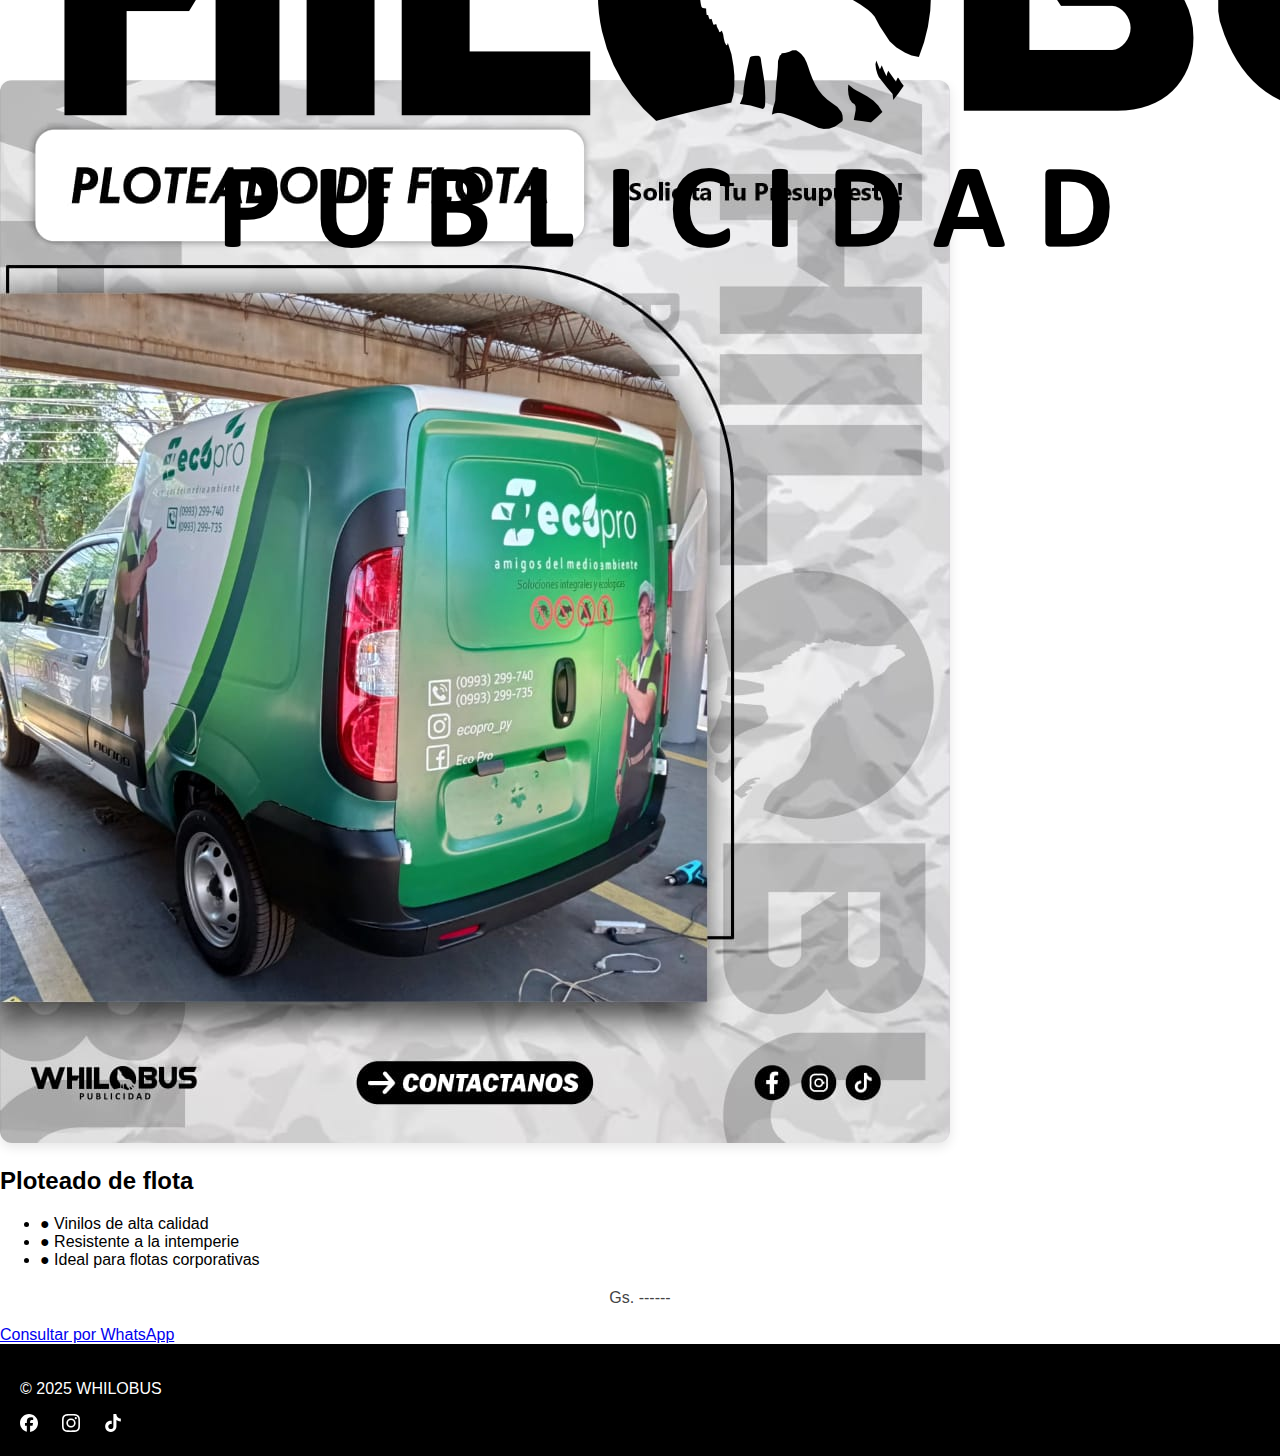
<file: producto1.html>
<!DOCTYPE html>
<html lang="es">
<head>
  <meta charset="UTF-8" />
  <meta name="viewport" content="width=device-width, initial-scale=1" />
  <title>Ploteado de Flota</title>
  <link rel="stylesheet" href="styles.css" />
</head>
<body>
  <header>
    <a href="index.html">
      <img src="img/logo.png" alt="WHILOBUS" class="logo" />
    </a>
  </header>

  <main class="detalle-producto">
    <img src="img/ploteado1.jpeg" alt="Ploteado de flota" />
    <h2>Ploteado de flota</h2>
    <ul class="descripcion">
      <li>&#9679; Vinilos de alta calidad</li>
      <li>&#9679; Resistente a la intemperie</li>
      <li>&#9679; Ideal para flotas corporativas</li>
    </ul>
    <p class="price">Gs. ------</p>
    <a class="whatsapp-btn"
       href="https://wa.me/595975854531?text=Hola,%20me%20interesa%20el%20servicio%20de%20Ploteado%20de%20flota"
       target="_blank">
      Consultar por WhatsApp
    </a>
  </main>

  <footer>
    <p>&copy; 2025 WHILOBUS</p>
    <div class="social-icons">
      <a href="https://www.facebook.com" target="_blank">
        <img src="img/facebook.svg" alt="Facebook" />
      </a>
      <a href="https://www.instagram.com" target="_blank">
        <img src="img/instagram.svg" alt="Instagram" />
      </a>
      <a href="https://www.tiktok.com" target="_blank">
        <img src="img/tiktok.svg" alt="TikTok" />
      </a>
    </div>
  </footer>  
</body>
</html>
</file>
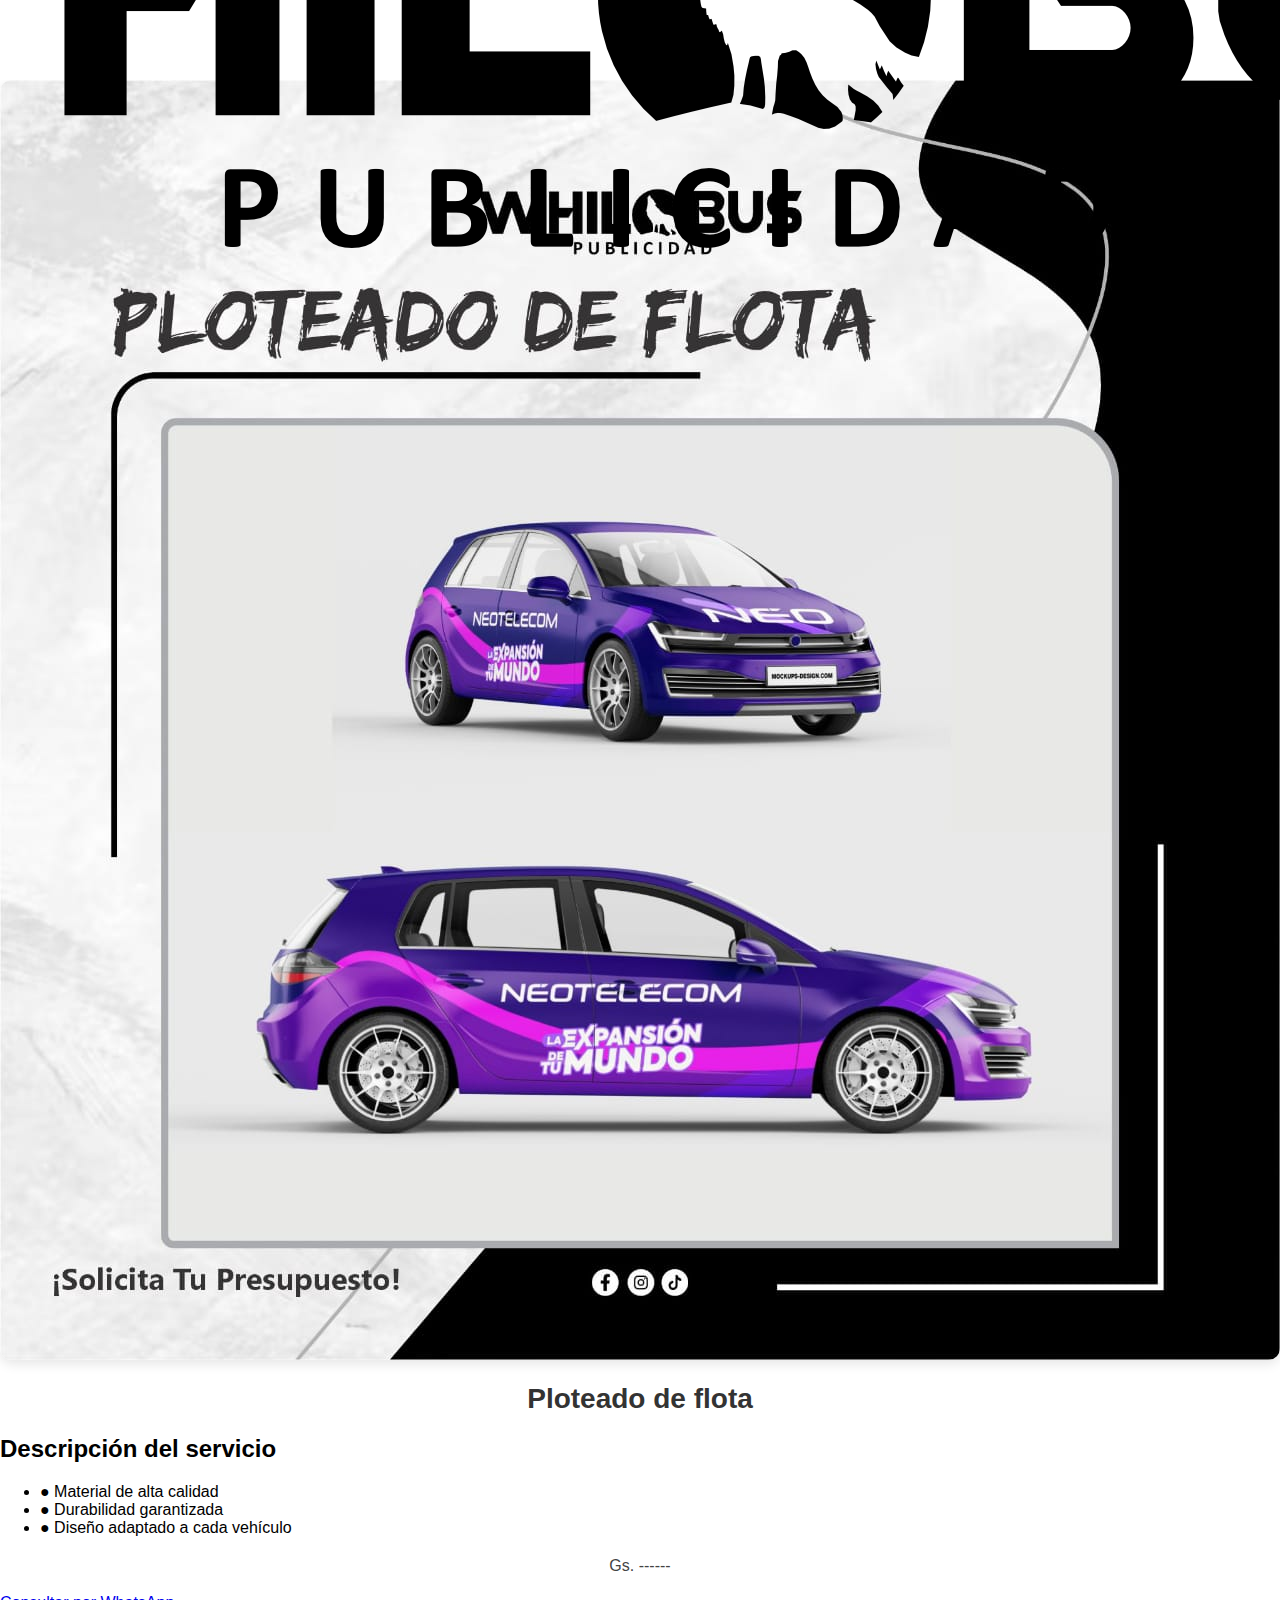
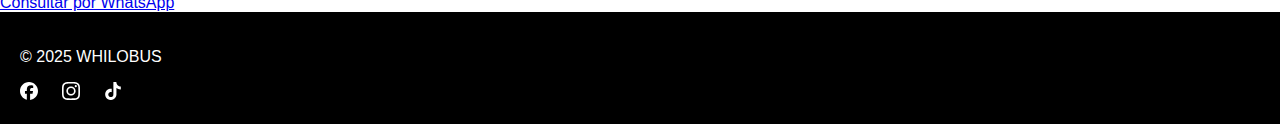
<file: producto2.html>
<!DOCTYPE html>
<html lang="es">
<head>
  <meta charset="UTF-8" />
  <meta name="viewport" content="width=device-width, initial-scale=1" />
  <title>Ploteado de Flota</title>
  <link rel="stylesheet" href="styles.css" />
</head>
<body>
  <header>
    <a href="index.html">
      <img src="img/logo.png" alt="WHILOBUS" class="logo" />
    </a>
  </header>

  <main class="detalle-producto">
    <img src="img/ploteado2.jpeg" alt="Ploteado de flota" class="product-image" />
    <h1>Ploteado de flota</h1>

    <h2>Descripción del servicio</h2>
    <ul class="descripcion">
      <li>&#9679; Material de alta calidad</li>
      <li>&#9679; Durabilidad garantizada</li>
      <li>&#9679; Diseño adaptado a cada vehículo</li>
    </ul>

    <p class="price">Gs. ------</p>

    <a class="whatsapp-btn"
       href="https://wa.me/595975854531?text=Hola,%20me%20interesa%20el%20segundo%20servicio%20de%20Ploteado%20de%20flota"
       target="_blank">
      Consultar por WhatsApp
    </a>
  </main>

  <footer>
    <p>&copy; 2025 WHILOBUS</p>
    <div class="social-icons">
      <a href="https://www.facebook.com" target="_blank">
        <img src="img/facebook.svg" alt="Facebook" />
      </a>
      <a href="https://www.instagram.com" target="_blank">
        <img src="img/instagram.svg" alt="Instagram" />
      </a>
      <a href="https://www.tiktok.com" target="_blank">
        <img src="img/tiktok.svg" alt="TikTok" />
      </a>
    </div>
  </footer>  
</body>
</html>
</file>
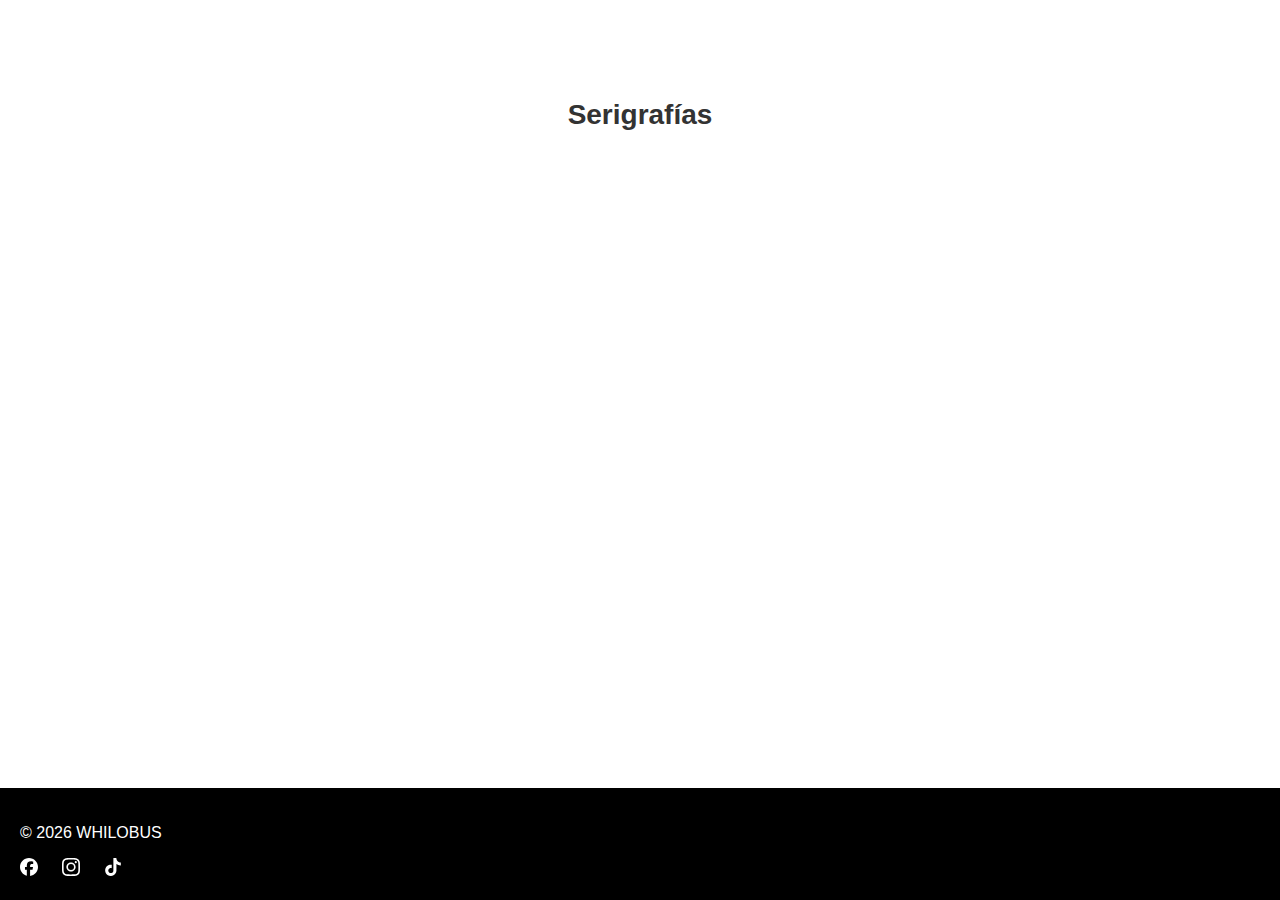
<file: serigrafias.html>
<!DOCTYPE html>
<html lang="es">
<head>
  <meta charset="UTF-8" />
  <meta name="viewport" content="width=device-width, initial-scale=1" />
  <title>Serigrafías - WHILOBUS</title>
  <link rel="stylesheet" href="styles.css" />
</head>
<body>

  <header>
    <nav class="navbar">
      <ul>
        <li><a href="carteleria.html">Cartelería</a></li>
        <li><a href="adhesivos.html">Adhesivos</a></li>
        <li><a href="serigrafias.html">Serigrafías</a></li>
        <li><a href="personalizados.html">Personalizados</a></li>
      </ul>
    </nav>
  </header>

  <main>
    <h1>Serigrafías</h1>
    <!-- Aquí puedes añadir contenido relacionado con serigrafías -->
  </main>

  <footer>
    <p>&copy; <span id="year"></span> WHILOBUS</p>
    <div class="social-icons">
      <a href="https://www.facebook.com" target="_blank">
        <img src="img/facebook.svg" alt="Facebook" />
      </a>
      <a href="https://www.instagram.com" target="_blank">
        <img src="img/instagram.svg" alt="Instagram" />
      </a>
      <a href="https://www.tiktok.com" target="_blank">
        <img src="img/tiktok.svg" alt="TikTok" />
      </a>
    </div>
  </footer>

  <script>
    document.getElementById("year").textContent = new Date().getFullYear();
  </script>

</body>
</html>
<script>
  // Animación secuencial al cargar
  window.addEventListener("load", () => {
    const navItems = document.querySelectorAll(".navbar ul li");
    navItems.forEach((item, index) => {
      setTimeout(() => {
        item.classList.add("animated");
      }, index * 150);
    });
  });
</script>
</file>
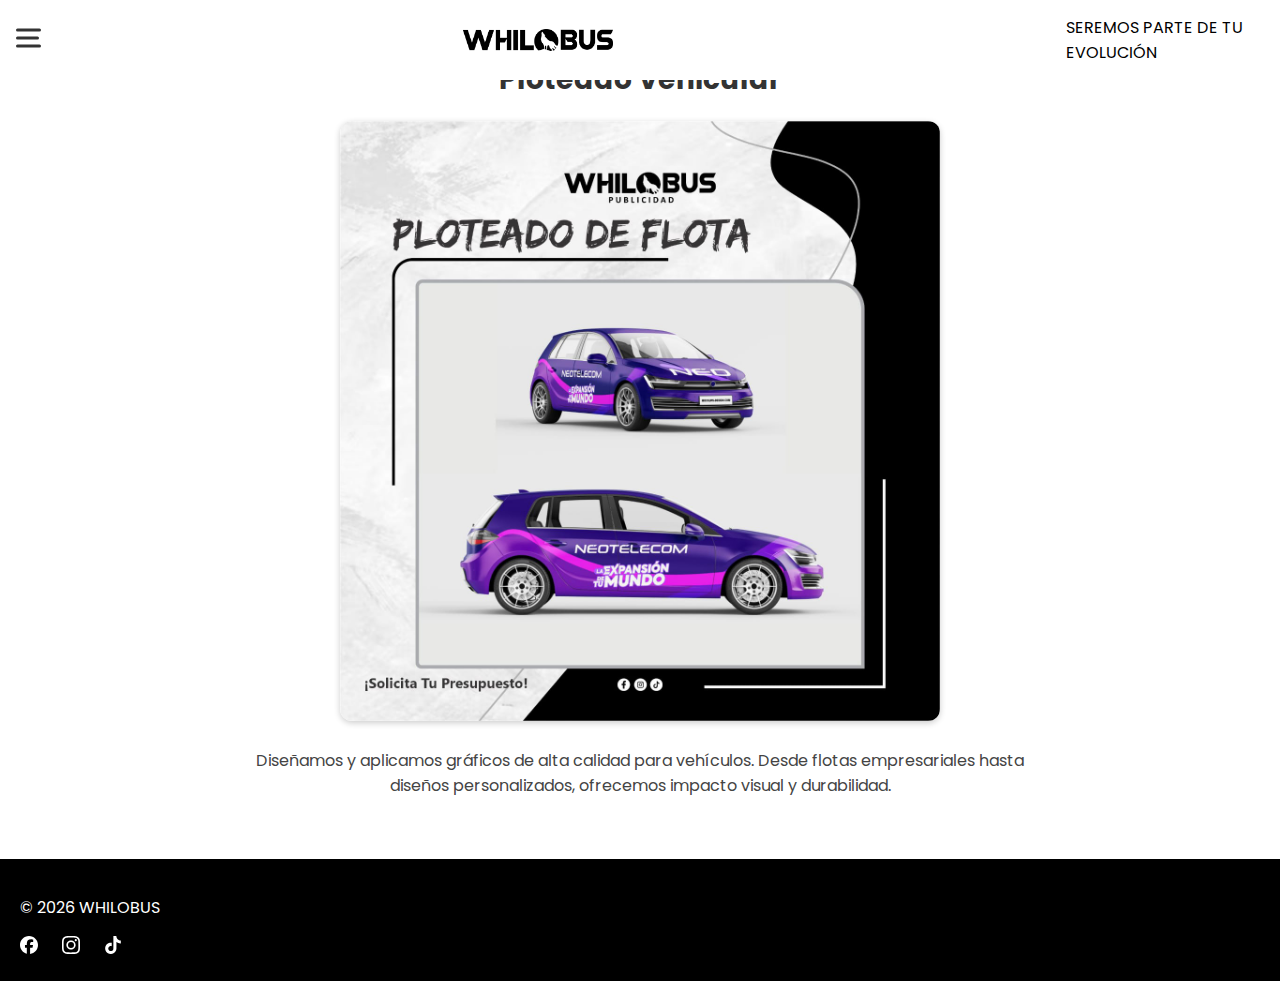
<file: totems.html>
<!DOCTYPE html>
<html lang="es">
<head>
  <meta charset="UTF-8" />
  <meta name="viewport" content="width=device-width, initial-scale=1" />
  <title>WHILOBUS - Ploteado Vehicular</title>
  <link rel="stylesheet" href="styles.css" />
  <link href="https://fonts.googleapis.com/css2?family=Poppins:wght@400;600;700&display=swap" rel="stylesheet">
</head>
<body>

  <div class="menu-overlay" id="menu-overlay"></div>

  <header>
    <button id="menu-toggle" class="menu-toggle" aria-label="Abrir menú">
      <span class="hamburger"></span>
    </button>
    <div class="header-logo-mobile">
      <img src="img/nuevo-logo.png" alt="Logo WHILOBUS">
    </div>
    <div class="header-text">
      SEREMOS PARTE DE TU EVOLUCIÓN
    </div>
  </header>

  <nav class="navbar" id="navbar-links">
    <button class="close-menu" id="close-menu">✕</button>
    <div class="menu-logo-container" style="text-align: center; padding: 20px 0;">
      <img src="img/nuevo-logo.png" alt="Logo" style="width: 100px; height: auto;">
    </div>
    <ul>
      <li><a href="carteles.html">Carteles Front & Backlight</a></li>
      <li><a href="letras-corporeas.html">Letras Corpóreas</a></li>
      <li><a href="totems.html">Tótems Publicitarios</a></li>
      <li><a href="fachadas-acm.html">Fachadas en ACM</a></li>
      <li><a href="volantes-tarjetas.html">Volantes - Tarjetas</a></li>
      <li><a href="senaleticas.html">Señaléticas</a></li>
      <li><a href="ploteados.html">Ploteados</a></li>
      <li><a href="ploteado2.html">Ploteado Vehicular</a></li>
    </ul>
  </nav>

  <main style="padding: 40px 20px;">
    <h1 style="text-align:center;">Ploteado Vehicular</h1>
    <div style="max-width: 800px; margin: 20px auto; text-align: center;">
      <img src="img/ploteado2.jpeg" alt="Ploteado Vehicular" style="width: 100%; max-width: 600px; height: auto; border-radius: 12px; box-shadow: 0 2px 6px rgba(0,0,0,0.2);">
      <p style="margin-top: 20px;">
        Diseñamos y aplicamos gráficos de alta calidad para vehículos. Desde flotas empresariales hasta diseños personalizados, ofrecemos impacto visual y durabilidad.
      </p>
    </div>
  </main>

  <footer>
    <p>&copy; <span id="year"></span> WHILOBUS</p>
    <div class="social-icons">
      <a href="https://www.facebook.com" target="_blank"><img src="img/facebook.svg" alt="Facebook" /></a>
      <a href="https://www.instagram.com" target="_blank"><img src="img/instagram.svg" alt="Instagram" /></a>
      <a href="https://www.tiktok.com" target="_blank"><img src="img/tiktok.svg" alt="TikTok" /></a>
    </div>
  </footer>

  <script>
    const menuToggle = document.getElementById("menu-toggle");
    const navbarLinks = document.getElementById("navbar-links");
    const menuOverlay = document.getElementById("menu-overlay");
    const closeMenu = document.getElementById("close-menu");

    menuToggle.addEventListener("click", () => {
      navbarLinks.classList.add("active");
      menuOverlay.classList.add("active");
      menuToggle.classList.add("active");
    });

    closeMenu.addEventListener("click", () => {
      navbarLinks.classList.remove("active");
      menuOverlay.classList.remove("active");
      menuToggle.classList.remove("active");
    });

    menuOverlay.addEventListener("click", () => {
      navbarLinks.classList.remove("active");
      menuOverlay.classList.remove("active");
      menuToggle.classList.remove("active");
    });

    document.getElementById("year").textContent = new Date().getFullYear();
  </script>

</body>
</html>
</file>
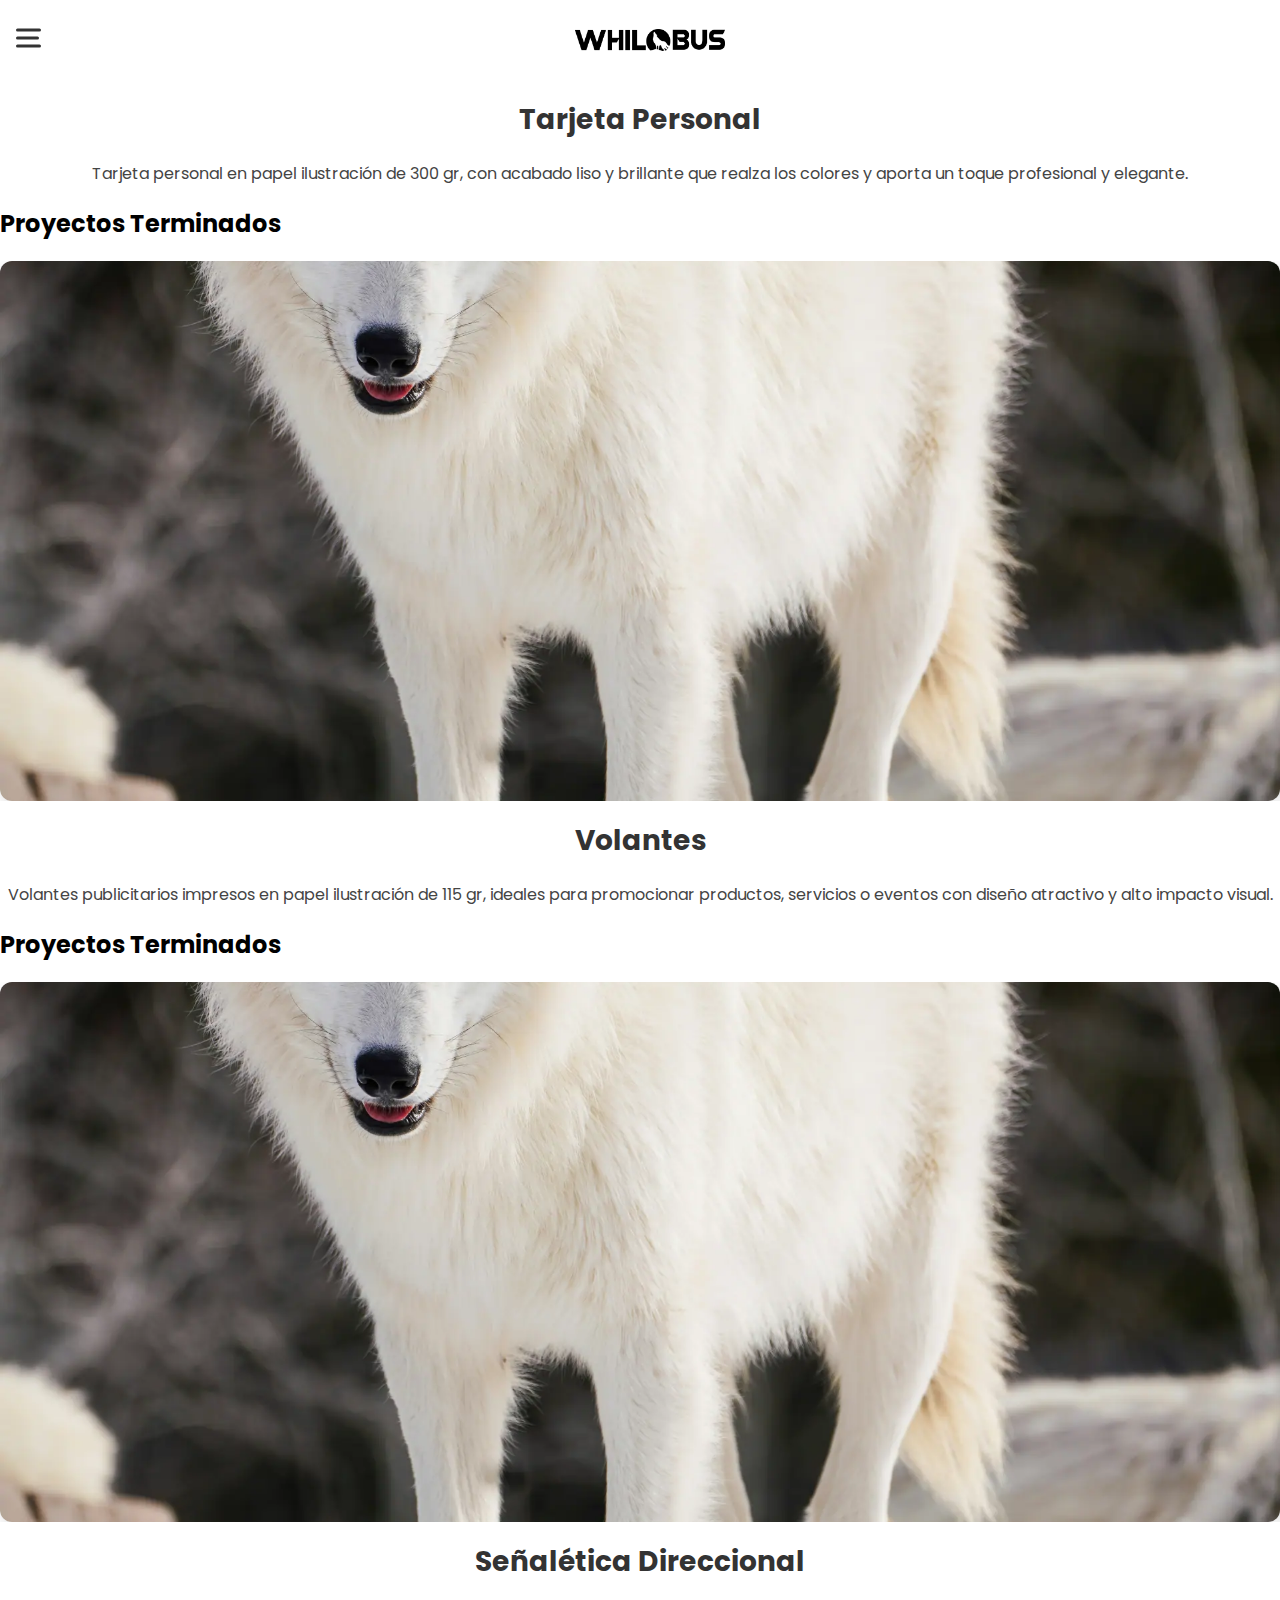
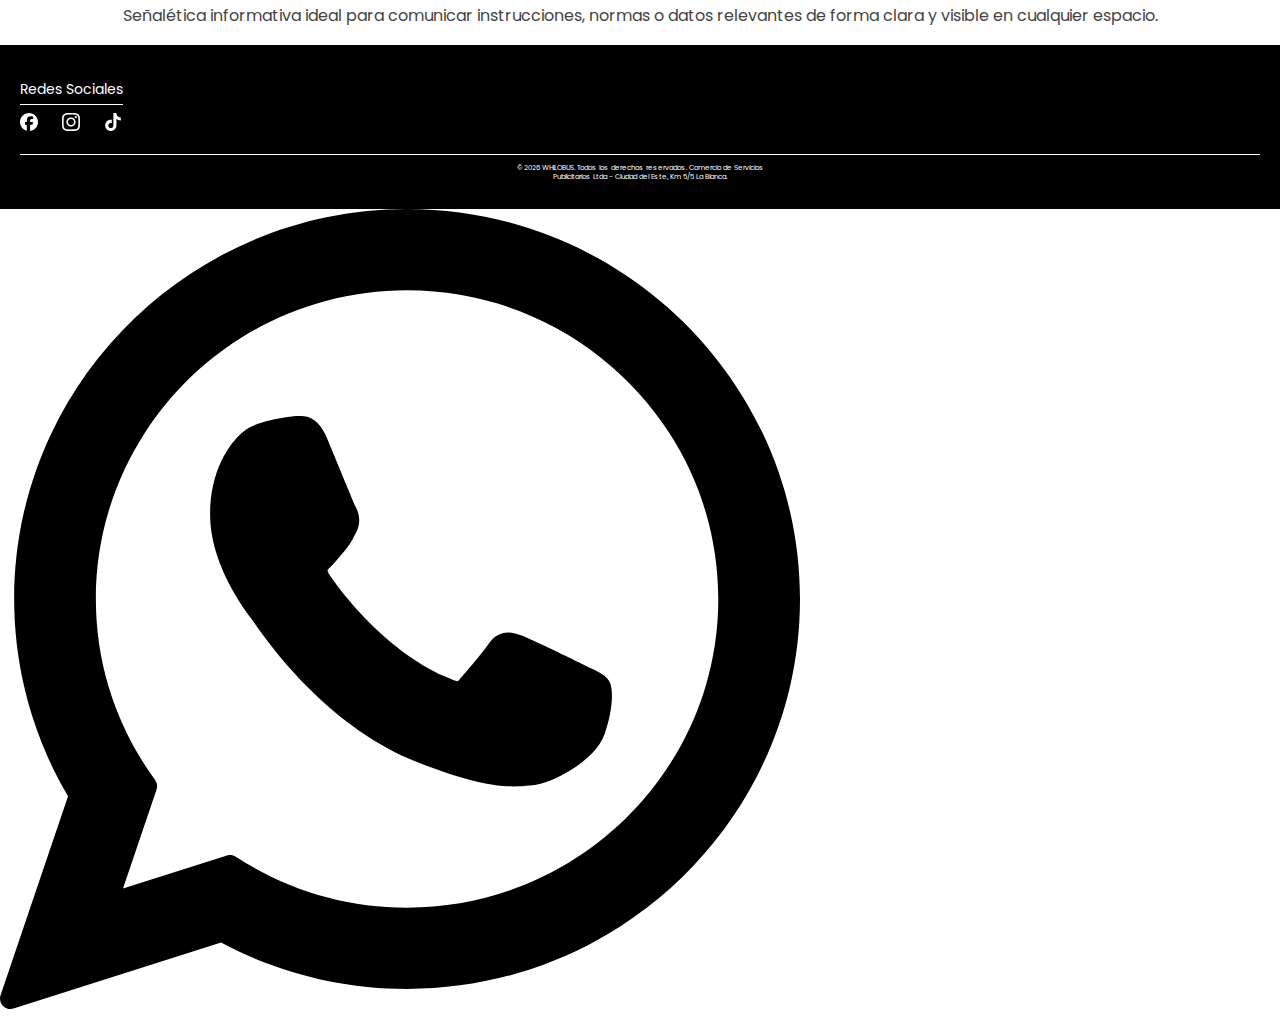
<file: volantes-tarjetas.html>
<!DOCTYPE html>
<html lang="es">
<head>
  <meta charset="UTF-8" />
  <meta name="viewport" content="width=device-width, initial-scale=1" />
  <title>Ploteados - WHILOBUS</title>
  <link rel="stylesheet" href="styles.css" />
  <link href="https://fonts.googleapis.com/css2?family=Poppins:wght@400;600;700&display=swap" rel="stylesheet">
</head>
<body>

  <div class="menu-overlay" id="menu-overlay"></div>

  <header>
    <button id="menu-toggle" class="menu-toggle" aria-label="Abrir menú" aria-expanded="false">
      <span class="hamburger"></span>
    </button>
    <div class="header-logo-mobile">
      <a href="index.html">
        <img src="img/nuevo-logo.png" alt="Nuevo Logo para Móvil" />
      </a>
    </div>    
  </header>

  <nav class="navbar" id="navbar-links" role="navigation" aria-label="Menú principal">
    <div class="menu-header">
      <div class="menu-logo-container">
        <img src="img/nuevo-logo.png" alt="Logo del menú" class="menu-logo">
      </div>
      <button class="close-menu" id="close-menu" aria-label="Cerrar el menú lateral">✕</button>
    </div>
    <ul>
      <li><a href="carteles.html">Carteles Front & Backlight</a></li>
      <li><a href="letras-corporeas.html">Letras Corpóreas</a></li>
      <li><a href="totems.html">Tótems Publicitarios</a></li>
      <li><a href="fachadas-acm.html">Fachadas en ACM</a></li>
      <li><a href="volantes-tarjetas.html">Volantes - Tarjetas</a></li>
      <li><a href="senaleticas.html">Señaléticas</a></li>
      <li><a href="ploteados.html" class="active-link">Ploteados</a></li>
    </ul>
  </nav>

  <main>
    <!-- Tarjeta Personal -->
    <section class="page-title">
      <h1>Tarjeta Personal</h1>
      <p>Tarjeta personal en papel ilustración de 300 gr, con acabado liso y brillante que realza los colores y aporta un toque profesional y elegante.</p>
    </section>

    <section class="gallery">
      <h2>Proyectos Terminados</h2>
      <section class="carousel" data-carousel="1">
        <div class="carousel-track">
          <img src="img/carrusel1.webp" alt="Ploteado de vehículo">
          <img src="img/carrusel2.webp" alt="Ploteado de vidriera">
          <img src="img/carrusel3.webp" alt="Ploteado decorativo interior">
        </div>
        <div class="carousel-indicators">
          <span class="dot active" data-index="0"></span>
          <span class="dot" data-index="1"></span>
          <span class="dot" data-index="2"></span>
        </div>
      </section>
    </section>

    <!-- Volantes -->
    <section class="page-title">
      <h1>Volantes</h1>
      <p>Volantes publicitarios impresos en papel ilustración de 115 gr, ideales para promocionar productos, servicios o eventos con diseño atractivo y alto impacto visual.</p>
    </section>

    <section class="gallery">
      <h2>Proyectos Terminados</h2>
      <section class="carousel" data-carousel="2">
        <div class="carousel-track">
          <img src="img/carrusel1.webp" alt="Ploteado de vehículo">
          <img src="img/carrusel2.webp" alt="Ploteado de vidriera">
          <img src="img/carrusel3.webp" alt="Ploteado decorativo interior">
        </div>
        <div class="carousel-indicators">
          <span class="dot active" data-index="0"></span>
          <span class="dot" data-index="1"></span>
          <span class="dot" data-index="2"></span>
        </div>
      </section>
    </section>

    <!-- Señalética Direccional -->
    <section class="page-title">
      <h1>Señalética Direccional</h1>
      <p>Señalética informativa ideal para comunicar instrucciones, normas o datos relevantes de forma clara y visible en cualquier espacio.</p>
    </section>

  </main>

  <footer>   
    <div class="footer-content">
      <div class="social-section">
        <p class="social-title">Redes Sociales</p>
        <div class="social-icons">
          <a href="https://www.facebook.com/profile.php?id=100085495839015&mibextid=ZbWKwL" target="_blank" rel="noopener noreferrer">
            <img src="img/facebook.svg" alt="Facebook" />
          </a>
          <a href="https://www.instagram.com" target="_blank" rel="noopener noreferrer">
            <img src="img/instagram.svg" alt="Instagram" />
          </a>
          <a href="https://www.tiktok.com" target="_blank" rel="noopener noreferrer">
            <img src="img/tiktok.svg" alt="TikTok" />
          </a>
        </div>
        <div class="footer-line"></div>
        <p class="footer-text">
          &copy; <span id="year"></span> WHILOBUS. Todos los derechos reservados. Comercio de Servicios<br>
          Publicitarios Ltda - Ciudad del Este, Km 5/5 La Blanca.
        </p>
      </div>
    </div>
  </footer>

  <a href="https://wa.me/595975854531" class="whatsapp-float" target="_blank" aria-label="Chat en WhatsApp">
    <img src="img/whatsapp.svg" alt="WhatsApp">
  </a>

  <script src="script.js"></script>
</body>
</html>
</file>
<file: styles.css>
/* ============ GENERAL ============ */
/* Agregá esto en tu CSS (styles.css) */
body {
  font-family: 'Poppins', sans-serif;
}

html, body {
  height: 100%;
  margin: 0;
  padding: 0;
  display: flex;
  flex-direction: column;
}

main {
  flex: 1; /* Esto hace que ocupe todo el espacio restante */
}

/* ============ HEADER ============ */
header {
  width: 100%;
  height: 60px;
  background: linear-gradient(to bottom, #ffffff 60%);
  display: flex;
  justify-content: center;
  align-items: center;
  padding: 10px;
  position: fixed;
  top: 0;
  left: 0;
  z-index: 1000;
}

.header-logo-mobile {
  width: 100%;
  text-align: center;
}

.header-logo-mobile img {
  width: 70%;
  max-width: 150px;
  height: auto;
  display: block;
  margin: 0 auto;
}

/* ============ BOTÓN HAMBURGUESA ============ */
.menu-toggle {
  background: none;
  border: none;
  display: flex;
  align-items: center;
  justify-content: center;
  width: 35px;
  height: 35px;
  position: fixed;
  left: 10px;
  top: 5px;
  cursor: pointer;
  z-index: 1100;
}

.hamburger,
.hamburger::before,
.hamburger::after {
  content: '';
  display: block;
  background-color: #333;
  height: 3px;
  width: 25px;
  transition: all 0.3s ease;
  border-radius: 2px;
  position: absolute;
}

.hamburger {
  top: 50%;
  transform: translateY(-50%);
  position: relative;
}

.hamburger::before {
  top: -8px;
}

.hamburger::after {
  top: 8px;
}

.menu-toggle.active .hamburger {
  background-color: transparent;
}

.menu-toggle.active .hamburger::before {
  transform: rotate(45deg);
  top: 0;
}

.menu-toggle.active .hamburger::after {
  transform: rotate(-45deg);
  top: 0;
}

/* ============ OVERLAY Y NAVBAR ============ */
.menu-overlay {
  position: fixed;
  top: 0;
  left: 0;
  width: 100vw;
  height: 100vh;
  background-color: rgba(0, 0, 0, 0.4);
  z-index: 1000;
  display: none;
}

.menu-overlay.active {
  display: block;
}

.navbar {
  position: fixed;
  top: 0;
  left: 0;
  height: 100vh;
  width: 85%;
  max-width: 320px;
  background-color: #fff;
  box-shadow: 2px 0 5px rgba(0, 0, 0, 0.2);
  z-index: 1050;
  opacity: 0;
  pointer-events: none;
  transform: translateX(-100%);
  transition: transform 0.3s ease-in-out, opacity 0.3s ease;
  display: flex;
  flex-direction: column;
}

.navbar.active {
  opacity: 1;
  pointer-events: auto;
  transform: translateX(0);
}

.navbar ul {
  padding: 0;
  margin: 0;
}

.navbar li {
  list-style: none;
}

.navbar a {
  display: block;
  padding: 16px 20px;
  text-decoration: none;
  color: #333;
  font-weight: 600;
  font-size: 16px;
  transition: background-color 0.3s ease, transform 0.3s ease, color 0.3s ease;
}

.navbar a:hover {
  background-color: #f9f9f9;
}

.navbar a.hover-effect,
.navbar a:focus {
  color: #7f7f7f;
  transform: translateX(5px);
}

/* ============ ENCABEZADO DEL MENÚ ============ */
.menu-header {
  display: flex;
  justify-content: space-between;
  align-items: center;
  padding: 14px 45px 10px;
  border-bottom: 1px solid #ddd;
}

.menu-logo-container {
  display: flex;
  justify-content: flex-end;
  padding-right: 10px;
}

.menu-logo {
  height: 20px;
  width: auto;
}

.close-menu {
  background: none;
  border: none;
  font-size: 24px;
  cursor: pointer;
  color: #333;
  margin-left: 30px;
  margin-right: 0px;
}  

/* ============ MAIN ============ */
main {
  padding: 0;
  padding-top: 80px;
}

main h1 {
  font-size: 28px;
  color: #333;
  margin-bottom: 20px;
  text-align: center;
}

main p {
  font-size: 16px;
  color: #444;
  line-height: 1.6;
  text-align: center;
}

main img {
  border-radius: 12px;
  box-shadow: 0 4px 12px rgba(0, 0, 0, 0.1);
  max-width: 100%;
  height: auto;
}

/* ============ GRILLA RESPONSIVE DE PRODUCTOS ============ */
.product-grid {
  display: flex;
  flex-direction: column;
  gap: 20px;
  padding: 20px;
}

@media (min-width: 600px) {
  .product-grid {
    display: grid;
    grid-template-columns: repeat(2, 1fr);
  }
}

@media (min-width: 900px) {
  .product-grid {
    grid-template-columns: repeat(3, 1fr);
  }
}

/* ============ TARJETA DE PRODUCTO ============ */
.product-card {
  background: #fff;
  border-radius: 12px;
  padding: 16px;
  box-shadow: 0 2px 10px rgba(0, 0, 0, 0.1);
  text-align: center;
}

.product-card h1 {
  font-size: 22px;
  margin-top: 12px;
}

.product-card p {
  font-size: 15px;
  color: #555;
}

/* ============ FOOTER ============ */
footer {
  background-color: #000;
  color: #fff;
  padding: 20px;
}

.footer-content {
  display: flex;
  flex-direction: column;
  gap: 12px;
}

.social-section {
  text-align: left;
}

.social-title {
  font-size: 14px;
  margin-bottom: 8px;
  border-bottom: 1px solid #fff;
  display: inline-block;
  padding-bottom: 4px;
}

.social-icons {
  display: flex;
  gap: 24px; /* Aumentado para más separación entre íconos */
  justify-content: flex-start;
}

footer .social-icons a img {
  width: 18px; /* Íconos más pequeños */
  height: auto;
  object-fit: contain;
  filter: brightness(0) invert(1);
}

footer .social-icons a {
  margin-right: 0; /* Ya no se necesita si estás usando gap */
}

.footer-line {
  border-top: 1px solid #fff;
  margin: 16px 0 8px; /* Más espacio arriba y poco abajo */
}

.footer-text {
  text-align: center;
  font-size: 7px;
  line-height: 1.4;
}

/* ============ PANTALLA INICIO CON LOGO ============ */
.logo-inicio {
  display: flex;
  justify-content: center;
  align-items: center;
  height: 100vh;
  background-color: #fff;
}

.logo-inicio img {
  max-width: 80%;
  height: auto;
}

/* ============ CARRUSEL AUTOMÁTICO ============ */
.carousel {
  overflow: hidden;
  width: 100vw;
  height: 60vh; /* Ajustable según cuánto quieras que ocupe */
  position: relative;
}

.carousel-track {
  display: flex;
  width: 300vw;
  height: 100%;
  transition: transform 2.5s ease-in-out;
}

.carousel-track img {
  width: 100vw;
  height: 100%;
  object-fit: cover;
  flex-shrink: 0;
}

/* Animación del carrusel */
@keyframes slide {
  0%   { transform: translateX(0%); }
  33%  { transform: translateX(0%); }
  36%  { transform: translateX(-100%); }
  66%  { transform: translateX(-100%); }
  69%  { transform: translateX(-200%); }
  99%  { transform: translateX(-200%); }
  100% { transform: translateX(0%); }
}
</file>
